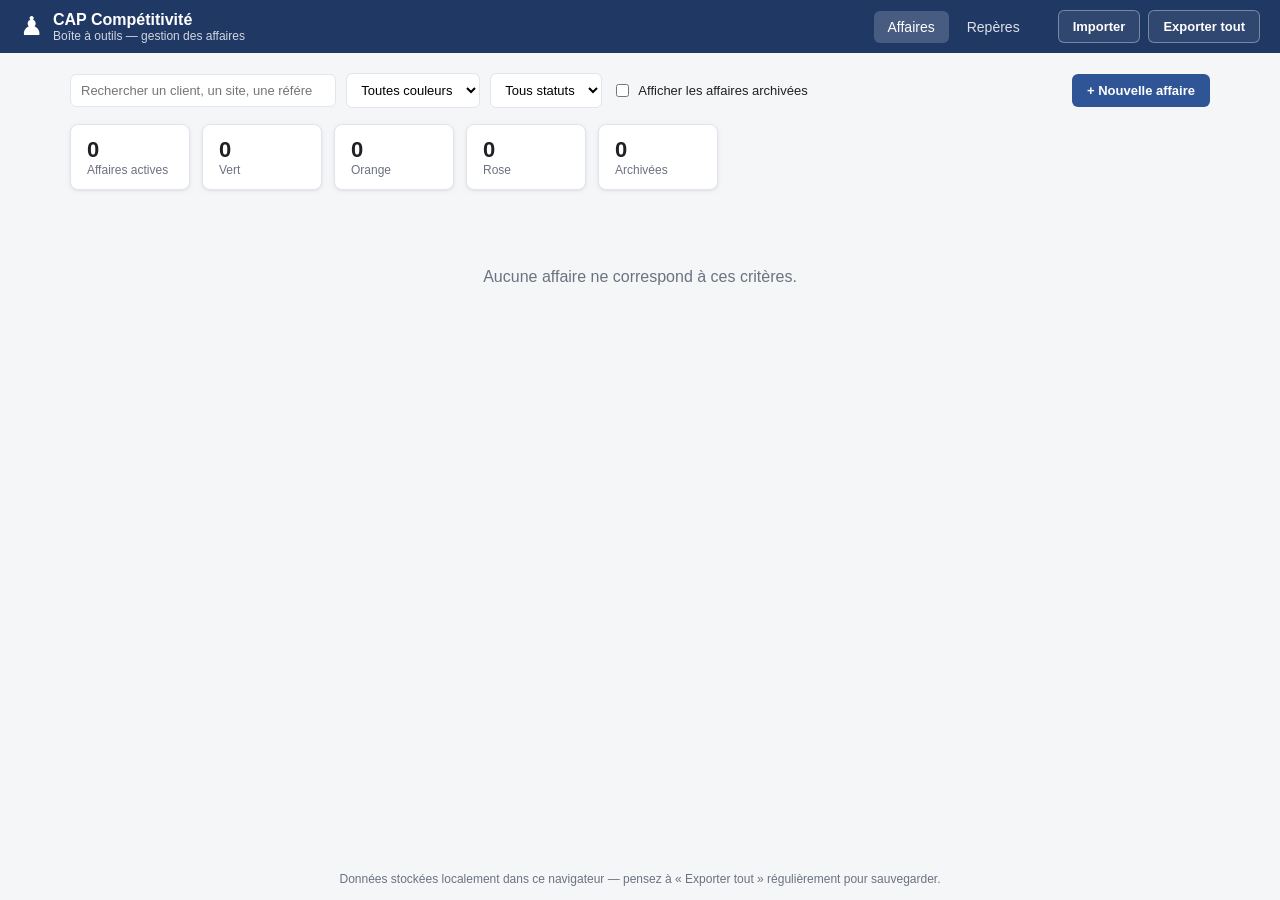
<file: index.html>
<!DOCTYPE html>
<html lang="fr">
<head>
<meta charset="UTF-8">
<meta name="viewport" content="width=device-width, initial-scale=1.0">
<title>♟ CAP Compétitivité — Gestion des affaires</title>
<link rel="stylesheet" href="css/style.css">
</head>
<body>
<div id="app">
  <header class="topbar">
    <div class="topbar-brand">
      <span class="topbar-logo">♟</span>
      <div>
        <div class="topbar-title">CAP Compétitivité</div>
        <div class="topbar-subtitle">Boîte à outils — gestion des affaires</div>
      </div>
    </div>
    <nav class="topbar-nav">
      <a href="#/" data-nav="dashboard">Affaires</a>
      <a href="#/reperes" data-nav="reperes">Repères</a>
    </nav>
    <div class="topbar-actions">
      <button id="btn-import" class="btn btn-ghost" title="Importer une sauvegarde JSON">Importer</button>
      <button id="btn-export" class="btn btn-ghost" title="Exporter toutes les données (JSON)">Exporter tout</button>
      <input type="file" id="file-import" accept="application/json" hidden>
    </div>
  </header>

  <main id="main" class="main"></main>

  <footer class="footer">
    Données stockées localement dans ce navigateur — pensez à « Exporter tout » régulièrement pour sauvegarder.
  </footer>
</div>

<div id="toast" class="toast" hidden></div>

<script src="vendor/xlsx.full.min.js"></script>
<script src="js/state.js"></script>
<script src="js/export.js"></script>
<script src="js/app.js"></script>
</body>
</html>
</file>
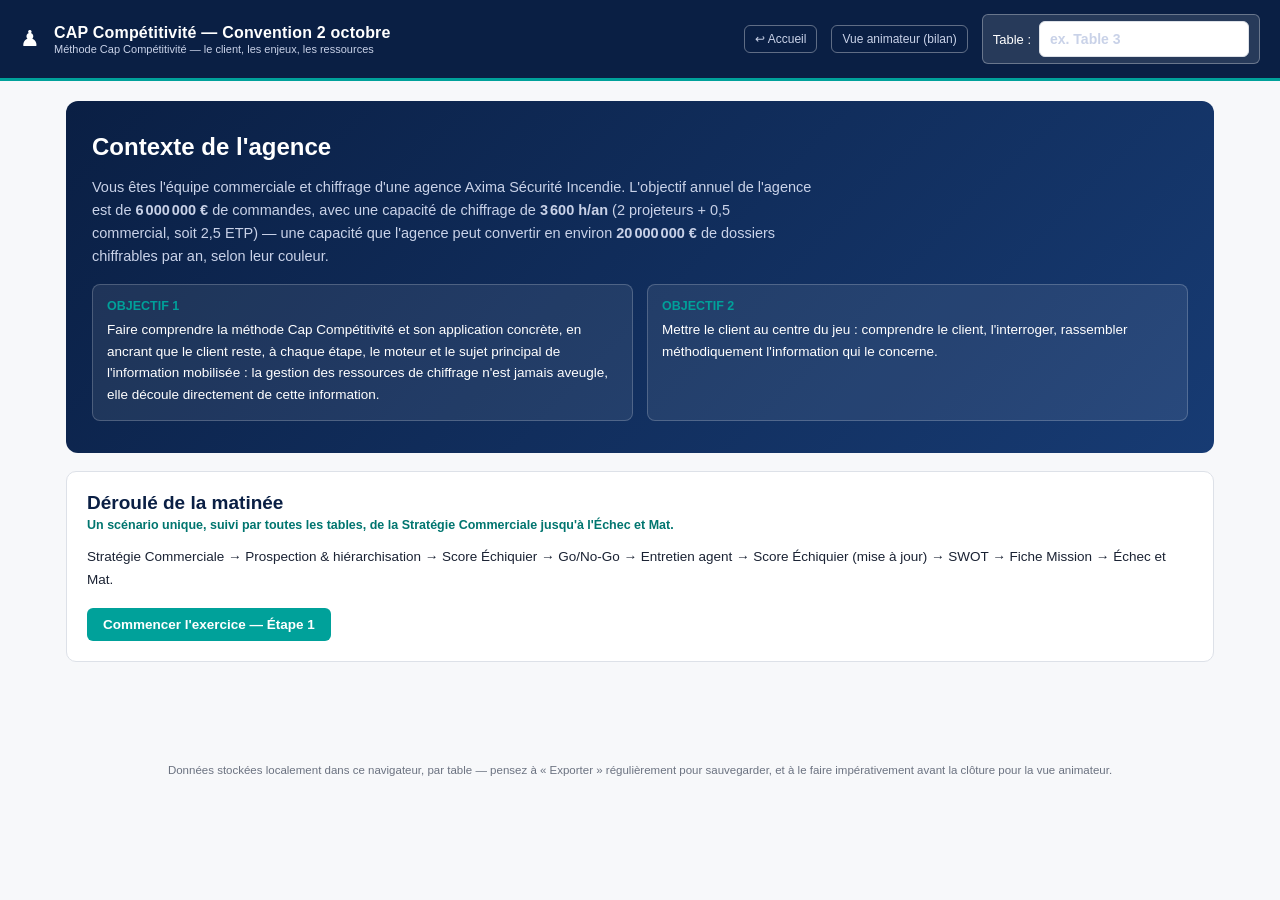
<file: v2/index.html>
<!DOCTYPE html>
<html lang="fr">
<head>
<meta charset="UTF-8">
<meta name="viewport" content="width=device-width, initial-scale=1, viewport-fit=cover">
<title>♟ CAP Compétitivité — Convention 2 octobre</title>
<style>
  :root{
    /* Palette EQUANS (bleu + vert/teal) — approximative, à ajuster si une charte
       graphique exacte (hex officiels) est fournie. */
    --navy:#0A1F44; --navy-light:#173B73; --accent:#00A19A; --accent-dark:#00756F;
    --orange:#DC8C1D; --rose:#CE547D;
    --vert-bg:#DCEEE0; --vert-fg:#1B7A3D;
    --orange-bg:#FBE7CE; --orange-fg:#B8600F;
    --rose-bg:#F6DCE6; --rose-fg:#A83D63;
    --nogo-bg:#E5E5E5; --nogo-fg:#555;
    --bg:#F7F8FA; --card:#FFFFFF; --border:#DDE1E8; --text:#1A2233; --muted:#6B7280;
    --strong-text:var(--navy);
    --danger-bg:#FBDADA; --danger-fg:#A32020;
    --ok-bg:#DCEEE0; --ok-fg:#1B7A3D;
    box-sizing:border-box;
  }
  @media (prefers-color-scheme: dark){
    :root:not([data-theme="light"]){
      --bg:#0F1420; --card:#161D2E; --border:#2A3350; --text:#E7EAF2; --muted:#9AA3B5;
      --strong-text:#5FE1D6;
    }
  }
  :root[data-theme="dark"]{
    --bg:#0F1420; --card:#161D2E; --border:#2A3350; --text:#E7EAF2; --muted:#9AA3B5;
    --strong-text:#5FE1D6;
  }
  *{box-sizing:border-box;}
  html,body{height:100%;}
  body{
    margin:0; font-family:"Segoe UI", Arial, sans-serif; background:var(--bg); color:var(--text);
    padding-top:env(safe-area-inset-top,0px); padding-bottom:env(safe-area-inset-bottom,0px);
  }
  #topbar{position:sticky; top:0; z-index:20;}
  header{
    background:var(--navy); color:#fff; padding:14px 20px; padding-top:calc(14px + env(safe-area-inset-top,0px));
    display:flex; align-items:center; gap:14px; flex-wrap:wrap;
    border-bottom:3px solid var(--accent);
  }
  header .logo{font-size:22px;}
  header h1{font-size:16px; margin:0; font-weight:600; letter-spacing:.2px;}
  header .sub{font-size:11px; color:#C9D2E8; margin-top:1px;}
  header .spacer{flex:1;}
  .table-badge{
    background:rgba(255,255,255,.12); border:1px solid rgba(255,255,255,.3); border-radius:6px;
    padding:6px 10px; font-size:13px; display:flex; align-items:center; gap:8px;
  }
  .table-badge input{
    background:transparent; border:none; color:#fff; font-size:13px; font-weight:600; width:110px;
    outline:none;
  }
  .table-badge input::placeholder{color:#C9D2E8;}
  .animateur-link{
    background:transparent; border:1px solid rgba(255,255,255,.35); color:#C9D2E8; border-radius:6px;
    padding:6px 10px; font-size:12px; cursor:pointer; font-family:inherit; white-space:nowrap;
  }
  .animateur-link:hover{color:#fff; border-color:#fff;}
  nav.steps{
    display:flex; gap:4px; overflow-x:auto; background:var(--navy-light); padding:0 14px;
    -webkit-overflow-scrolling:touch;
  }
  nav.steps button{
    background:transparent; border:none; color:#C9D2E8; padding:10px 12px; font-size:12.5px;
    white-space:nowrap; cursor:pointer; border-bottom:3px solid transparent; font-family:inherit;
  }
  nav.steps button.active{color:#fff; border-bottom-color:var(--accent); font-weight:600;}
  nav.steps button .n{
    display:inline-block; width:18px; height:18px; line-height:18px; text-align:center; border-radius:50%;
    background:rgba(255,255,255,.15); font-size:10.5px; margin-right:6px;
  }
  nav.steps button.active .n{background:var(--accent); color:#04211f;}
  nav.steps button.locked{opacity:.4; cursor:not-allowed;}
  .accueil-link{
    background:transparent; border:1px solid rgba(255,255,255,.35); color:#C9D2E8; border-radius:6px;
    padding:6px 10px; font-size:12px; cursor:pointer; font-family:inherit; white-space:nowrap;
  }
  .accueil-link:hover{color:#fff; border-color:#fff;}
  main{max-width:1180px; margin:0 auto; padding:20px 16px 60px;}
  .card{
    background:var(--card); border:1px solid var(--border); border-radius:10px; padding:20px;
    margin-bottom:18px;
  }
  .card h2{margin:0 0 4px; font-size:19px; color:var(--strong-text);}
  .card .meta{font-size:12.5px; color:var(--accent-dark); font-weight:600; margin-bottom:14px;}
  @media (prefers-color-scheme: dark){:root:not([data-theme="light"]) .card .meta{color:var(--accent);}}
  :root[data-theme="dark"] .card .meta{color:var(--accent);}
  label{display:block; font-size:12.5px; font-weight:600; color:var(--muted); margin:12px 0 4px;}
  input[type=text], input[type=number], textarea, select{
    width:100%; padding:9px 10px; border:1px solid var(--border); border-radius:6px;
    font-family:inherit; font-size:14px; background:var(--card); color:var(--text);
  }
  textarea{resize:vertical; min-height:70px;}
  .grid3{display:grid; grid-template-columns:repeat(3,1fr); gap:12px;}
  .grid2{display:grid; grid-template-columns:repeat(2,1fr); gap:12px;}
  @media (max-width:640px){.grid3{grid-template-columns:1fr;} .grid2{grid-template-columns:1fr;}}
  .pill{display:inline-block; padding:3px 10px; border-radius:20px; font-size:12px; font-weight:700;}
  .kpi{display:flex; gap:14px; flex-wrap:wrap; margin-top:14px;}
  .kpi .box{
    flex:1; min-width:150px; background:var(--bg); border:1px solid var(--border); border-radius:8px;
    padding:12px 14px;
  }
  .kpi .box.ok{background:var(--ok-bg);} .kpi .box.ko{background:var(--danger-bg);}
  .kpi .box .v{font-size:19px; font-weight:700; color:var(--strong-text);}
  .kpi .box.ok .v{color:var(--ok-fg);} .kpi .box.ko .v{color:var(--danger-fg);}
  .kpi .box.subtle{background:transparent; border-style:dashed;}
  .kpi .box.subtle .v{font-size:15px; font-weight:600; color:var(--muted);}
  .kpi .box .l{font-size:11.5px; color:var(--muted); margin-top:2px;}
  .kpi .box .l2{font-size:11px; color:var(--muted); margin-top:1px;}
  table.terr{width:100%; border-collapse:collapse; font-size:12.5px;}
  table.terr th{background:var(--navy); color:#fff; padding:7px 6px; text-align:left; position:sticky; top:0;}
  table.terr td{padding:6px; border-bottom:1px solid var(--border); vertical-align:top;}
  table.terr tbody tr:nth-child(even){background:rgba(0,161,154,.06);}
  table.terr tr:hover td{background:rgba(0,161,154,.14) !important;}
  .terr-wrap{overflow-x:auto; border:1px solid var(--border); border-radius:8px;}
  select.couleur-select{font-weight:700; min-width:100px;}
  select.couleur-select[data-c="VERT"]{background:var(--vert-bg); color:var(--vert-fg);}
  select.couleur-select[data-c="ORANGE"]{background:var(--orange-bg); color:var(--orange-fg);}
  select.couleur-select[data-c="ROSE"]{background:var(--rose-bg); color:var(--rose-fg);}
  select.couleur-select[data-c="NO GO"]{background:#C81E1E; color:#fff;}
  .btn{
    background:var(--accent); color:#fff; border:none; border-radius:6px; padding:9px 16px;
    font-weight:700; font-size:13.5px; cursor:pointer; font-family:inherit;
  }
  .btn.secondary{background:transparent; color:var(--navy); border:1.5px solid var(--navy);}
  .btn.ghost{background:transparent; color:var(--muted); border:1.5px dashed var(--border); font-weight:600;}
  :root[data-theme="dark"] .btn.secondary{color:var(--strong-text); border-color:var(--strong-text);}
  @media (prefers-color-scheme: dark){:root:not([data-theme="light"]) .btn.secondary{color:var(--strong-text); border-color:var(--strong-text);}}
  .btn-row{display:flex; gap:10px; margin-top:16px; flex-wrap:wrap; align-items:center;}
  .score-row{display:flex; align-items:center; gap:10px; padding:8px 0; border-bottom:1px solid var(--border);}
  .score-row:last-child{border-bottom:none;}
  .score-row .lbl{flex:1; font-size:13.5px;}
  .score-row select{width:70px;}
  .barometre{margin-top:16px; padding:14px; border-radius:8px; font-size:14px; font-weight:600; text-align:center;}
  .bar-stop{background:var(--rose-bg); color:var(--rose-fg);}
  .bar-warn{background:var(--orange-bg); color:var(--orange-fg);}
  .bar-go{background:var(--vert-bg); color:var(--vert-fg);}
  .swot-grid{display:grid; grid-template-columns:1fr 1fr; gap:14px;}
  @media (max-width:640px){.swot-grid{grid-template-columns:1fr;}}
  .swot-cell{border-radius:8px; padding:12px;}
  .swot-cell h3{margin:0 0 8px; font-size:13px; text-transform:uppercase; letter-spacing:.4px;}
  .swot-f{background:var(--vert-bg);} .swot-f h3{color:var(--vert-fg);}
  .swot-w{background:var(--rose-bg);} .swot-w h3{color:var(--rose-fg);}
  .swot-o{background:var(--orange-bg);} .swot-o h3{color:var(--orange-fg);}
  .swot-t{background:var(--nogo-bg);} .swot-t h3{color:#444;}
  .swot-cell textarea{background:rgba(255,255,255,.55); border:1px solid rgba(0,0,0,.08); min-height:220px;}
  .article{
    background:var(--bg); border-left:4px solid var(--orange); padding:14px 16px; border-radius:0 8px 8px 0;
    font-size:14px; line-height:1.6;
  }
  .article h3{margin-top:0; color:var(--strong-text); font-size:16px;}
  .reperes-wrap{overflow-x:auto; border:1px solid var(--border); border-radius:8px; margin-top:14px;}
  table.reperes{width:100%; border-collapse:collapse; font-size:12.5px;}
  table.reperes th{background:var(--navy-light); color:#fff; padding:7px 8px; text-align:left;}
  table.reperes td{padding:7px 8px; border-bottom:1px solid var(--border); vertical-align:top;}
  table.reperes tr:last-child td{border-bottom:none;}
  table.reperes td.crit{font-weight:600; width:28%;}
  table.reperes textarea{min-height:44px; font-size:12.5px;}
  .save-note{font-size:11.5px; color:var(--muted); margin-top:10px;}
  .count-nogo{font-weight:700;}
  .count-nogo.ok{color:var(--vert-fg);} .count-nogo.low{color:var(--rose-fg);}
  .bilan-table-wrap{overflow-x:auto; border:1px solid var(--border); border-radius:8px; margin-top:14px;}
  table.bilan{width:100%; border-collapse:collapse; font-size:12.5px;}
  table.bilan th{background:var(--navy); color:#fff; padding:7px 8px; text-align:left; white-space:nowrap;}
  table.bilan td{padding:7px 8px; border-bottom:1px solid var(--border); white-space:nowrap;}
  .drop-zone{
    border:2px dashed var(--border); border-radius:10px; padding:26px; text-align:center; color:var(--muted);
    font-size:13.5px; cursor:pointer;
  }
  .drop-zone:hover{border-color:var(--accent); color:var(--text);}
  footer{text-align:center; font-size:11.5px; color:var(--muted); padding:24px 16px 40px;}

  /* ---- Layout étape : consignes à gauche, contenu à droite ---- */
  .step-layout{display:grid; grid-template-columns:240px 1fr; gap:22px; align-items:start;}
  @media (max-width:860px){.step-layout{grid-template-columns:1fr;}}
  .consignes-box{
    background:var(--bg); border:1px solid var(--border); border-left:4px solid var(--accent);
    border-radius:0 8px 8px 0; padding:14px 16px; position:sticky; top:150px;
  }
  .consignes-box h4{margin:0 0 8px; font-size:12px; text-transform:uppercase; letter-spacing:.5px; color:var(--accent-dark);}
  .consignes-box p{font-size:12.5px; line-height:1.5; margin:0 0 8px; color:var(--text);}
  .consignes-box p:last-child{margin-bottom:0;}
  .consignes-box p.cle{font-style:italic; color:var(--muted);}
  .consignes-box p.question{
    background:var(--orange-bg); color:var(--orange-fg); padding:9px 10px; border-radius:6px;
    font-weight:700; font-style:normal;
  }
  .hypotheses-box{
    background:var(--navy-light); color:#fff; border-radius:8px; padding:14px 16px; margin-bottom:16px;
  }
  .hypotheses-box h4{margin:0 0 8px; font-size:12px; text-transform:uppercase; letter-spacing:.5px; color:#fff;}
  .hypotheses-box p{font-size:12.5px; line-height:1.5; margin:0 0 6px; color:#fff;}
  .hypotheses-box p:last-child{margin-bottom:0;}
  .locked-value{
    width:100%; padding:9px 10px; border:1px solid var(--border); border-radius:6px;
    font-family:inherit; font-size:14px; background:var(--border); color:var(--muted); font-style:italic;
  }
  .contrainte-badge{font-size:11px; font-weight:700; white-space:nowrap; margin-left:8px;}
  .contrainte-badge.ok{color:var(--muted);}
  .contrainte-badge.ko{color:var(--danger-fg);}
  .kpi .box.label-top .l{margin-top:0; margin-bottom:4px;}
  .btn:disabled{opacity:.45; cursor:not-allowed;}
  .filtres-grid{display:grid; grid-template-columns:repeat(6, 1fr); gap:10px; align-items:end;}
  @media (max-width:1000px){.filtres-grid{grid-template-columns:repeat(4, 1fr);}}
  @media (max-width:640px){.filtres-grid{grid-template-columns:repeat(2, 1fr);}}

  /* ---- Tableau d'analyse répétable (3 colonnes) ---- */
  table.analyse{width:100%; border-collapse:collapse; font-size:13px; margin-top:10px;}
  table.analyse th{background:var(--navy-light); color:#fff; padding:7px 8px; text-align:left;}
  table.analyse td{padding:6px 6px; border-bottom:1px solid var(--border); vertical-align:top;}
  table.analyse select{width:auto; min-width:80px;}

  /* ---- Cumuls étape 2 ---- */
  .cumul-box{background:var(--bg); border:1px solid var(--border); border-radius:8px; padding:14px; margin-top:14px;}
  .cumul-row{display:flex; justify-content:space-between; gap:10px; padding:6px 0; border-bottom:1px solid var(--border); font-size:13px;}
  .cumul-row.left{justify-content:flex-start; gap:16px;}
  .cumul-row:last-child{border-bottom:none;}
  .cumul-row .max{color:var(--muted); font-size:11.5px;}
  .cumul-row.over .val{color:var(--danger-fg); font-weight:700;}
  .cumul-row .val{font-weight:700; color:var(--strong-text);}

  /* ---- Récap couleur étape 2 ---- */
  table.recap-couleur{width:auto; border-collapse:collapse; font-size:12.5px; margin-top:10px;}
  table.recap-couleur th{background:var(--navy-light); color:#fff; padding:5px 7px; text-align:left;}
  table.recap-couleur td{padding:5px 7px; border-bottom:1px solid var(--border);}
  table.recap-couleur td.cible-cell{background:var(--orange-bg); color:var(--orange-fg); font-weight:700;}
  table.recap-couleur tfoot .total-row td{font-weight:700; color:var(--strong-text); border-top:2px solid var(--navy); background:var(--bg);}
  table.recap-couleur tfoot .total-row td.cible-cell{background:var(--orange-bg); color:var(--orange-fg);}

  /* ---- Accueil ---- */
  .hero{
    background:linear-gradient(135deg, var(--navy), var(--navy-light));
    color:#fff; border-radius:12px; padding:32px 26px; margin-bottom:18px;
  }
  .hero h2{color:#fff; font-size:24px; margin:0 0 8px;}
  .hero p{color:#C9D2E8; font-size:14.5px; line-height:1.6; max-width:720px;}
  .objectifs-grid{display:grid; grid-template-columns:1fr 1fr; gap:14px; margin-top:16px;}
  @media (max-width:640px){.objectifs-grid{grid-template-columns:1fr;}}
  .objectif-card{background:rgba(255,255,255,.08); border:1px solid rgba(255,255,255,.2); border-radius:8px; padding:14px;}
  .objectif-card h4{margin:0 0 6px; color:var(--accent); font-size:12.5px; text-transform:uppercase;}
  .objectif-card p{color:#fff; font-size:13.5px; margin:0;}

  /* ---- Pièces échiquier ---- */
  table.pieces{width:100%; border-collapse:collapse; font-size:13px; margin-top:10px;}
  table.pieces th{background:var(--navy-light); color:#fff; padding:7px 8px; text-align:left;}
  table.pieces td{padding:7px 8px; border-bottom:1px solid var(--border);}
  table.pieces td.piece{font-weight:700; color:var(--strong-text); white-space:nowrap;}

  /* ---- Récap niveaux N1/N2/N3 ---- */
  table.niveaux{width:100%; border-collapse:collapse; font-size:12.5px; margin-top:10px;}
  table.niveaux th{background:var(--navy); color:#fff; padding:7px 8px; text-align:left;}
  table.niveaux td{padding:7px 8px; border-bottom:1px solid var(--border); vertical-align:top;}
  table.niveaux td.niv{font-weight:700; color:var(--strong-text); white-space:nowrap;}

  /* ---- Stratégie commerciale ---- */
  .strat-group{margin-bottom:16px;}
  .strat-group h4{color:var(--strong-text); font-size:13.5px; margin:0 0 8px;}
  .strat-group ul{margin:0; padding-left:20px;}
  .strat-group li{font-size:13.5px; line-height:1.7;}
</style>
</head>
<body>

<div id="topbar">
<header>
  <div class="logo">♟</div>
  <div>
    <h1>CAP Compétitivité — Convention 2 octobre</h1>
    <div class="sub" id="headerSub">Méthode Cap Compétitivité — le client, les enjeux, les ressources</div>
  </div>
  <div class="spacer"></div>
  <button class="accueil-link" id="btnAccueil" type="button">↩ Accueil</button>
  <button class="animateur-link" id="btnAnimateur" type="button">Vue animateur (bilan)</button>
  <div class="table-badge">
    Table&nbsp;:
    <input id="tableName" type="text" placeholder="ex. Table 3" />
  </div>
</header>

<nav class="steps" id="stepsNav"></nav>
</div>

<main id="app"></main>

<footer>Données stockées localement dans ce navigateur, par table — pensez à « Exporter » régulièrement pour sauvegarder, et à le faire impérativement avant la clôture pour la vue animateur.</footer>

<script>
/* =========================================================================
   CAP COMPÉTITIVITÉ — Module « Convention 2 octobre » (Note de cadrage v3)
   Autonome, aucune dépendance externe. Stockage 100% local (localStorage),
   sur le même principe que le reste de l'application cap-competitivite-V0.
   ========================================================================= */

const STORAGE_PREFIX = "capcompet_conv_2oct_";

function tableKey(){
  const t = (document.getElementById("tableName").value || "defaut").trim().toLowerCase().replace(/\s+/g,"_");
  return STORAGE_PREFIX + t;
}
function loadState(){
  try{ return JSON.parse(localStorage.getItem(tableKey())) || {}; }catch(e){ return {}; }
}
function saveState(state){
  const nom = (document.getElementById("tableName").value || "").trim();
  state.meta = Object.assign({}, state.meta, {table: nom, savedAt: new Date().toISOString()});
  localStorage.setItem(tableKey(), JSON.stringify(state));
}
let STATE = {};

function initTableName(){
  const saved = localStorage.getItem(STORAGE_PREFIX + "_current_table");
  if(saved) document.getElementById("tableName").value = saved;
  document.getElementById("tableName").addEventListener("input", ()=>{
    localStorage.setItem(STORAGE_PREFIX + "_current_table", document.getElementById("tableName").value);
    STATE = loadState();
    render();
  });
}

function fmtEUR(n){ return Math.round(n||0).toLocaleString("fr-FR") + " €"; }
function fmtH(n){ return (Math.round((n||0)*10)/10).toLocaleString("fr-FR") + " h"; }

/* ---------------------------------------------------------------------
   Données du dossier territoire (20 dossiers) — caractéristiques brutes
   uniquement. Aucune classification cible ni commentaire n'est inclus
   ici : cette page est destinée aux stagiaires, le corrigé reste dans
   le classeur Excel de l'animateur. Le dossier n°9 (LA FRITE DORÉE)
   reste sous son identité réelle dès l'étape 2, à la demande de
   l'animateur — c'est la même identité que celle révélée à l'étape 3
   par le dossier de presse.
   --------------------------------------------------------------------- */
const DOSSIER_TERRITOIRE = [
  {n:1,  societe:"CHIMINOR INDUSTRIES", secteur:"INDUSTRIE", ouvrage:"USINE", pc:"EN COURS", icpe:"OUI", travaux:"EXTENSION", estimation:750000, marche:"GRES A GRES", historique:"CLIENT", relation:"BONNE", be:"ALLIE", maintenance:"AXI", concurrence:"Faible"},
  {n:2,  societe:"MUSEE DE LA FRICADELLE", secteur:"TERTIAIRE", ouvrage:"ERP", pc:"NON", icpe:"NON", travaux:"TRENTENAIRE", estimation:350000, marche:"PUBLIC", historique:"SO", relation:"NEUTRE", be:"OUI", maintenance:"AUTRE", concurrence:"Faible"},
  {n:3,  societe:"HOTEL LES TERRASSES DU LAC", secteur:"TERTIAIRE", ouvrage:"HÔTEL", pc:"SO", icpe:"NON", travaux:"EXISTANT", estimation:280000, marche:"GRES A GRES", historique:"CLIENT MAINTENANCE", relation:"BONNE", be:"ALLIE", maintenance:"AXI", concurrence:"Moyenne"},
  {n:4,  societe:"SYVALOR ENERGIE NORD", secteur:"CENTRE VALORISATION", ouvrage:"USINE", pc:"EN COURS", icpe:"OUI", travaux:"EXTENSION", estimation:900000, marche:"PUBLIC", historique:"CLIENT", relation:"BONNE", be:"ALLIE", maintenance:"AXI", concurrence:"Faible"},
  {n:5,  societe:"PHARMALIA LABORATOIRES", secteur:"PHARMACEUTIQUE", ouvrage:"USINE", pc:"OUI", icpe:"OUI", travaux:"NEUF", estimation:1100000, marche:"GRES A GRES", historique:"CLIENT NATIONAL", relation:"BONNE", be:"HOSTILE", maintenance:"AXI", concurrence:"Moyenne"},
  {n:6,  societe:"GALERIES DU CENTRE", secteur:"COMMERCE", ouvrage:"MAGASIN", pc:"SO", icpe:"NON", travaux:"EXISTANT", estimation:270000, marche:"GRES A GRES", historique:"CLIENT", relation:"BONNE", be:"OUI", maintenance:"AXI", concurrence:"Faible"},
  {n:7,  societe:"SIDERMEX METALLURGIE", secteur:"INDUSTRIE", ouvrage:"USINE", pc:"OUI", icpe:"OUI", travaux:"NEUF", estimation:900000, marche:"EG", historique:"SO", relation:"NEUTRE", be:"OUI", maintenance:"SO", concurrence:"Forte"},
  {n:8,  societe:"AEROPORT REGIONAL DE VERNAY", secteur:"AERONAUTIQUE", ouvrage:"AEROPORT", pc:"EN COURS", icpe:"NON", travaux:"EXTENSION", estimation:650000, marche:"CONTRACTANT", historique:"ANCIEN CLIENT", relation:"NEUTRE", be:"ALLIE", maintenance:"AUTRE", concurrence:"Moyenne"},
  {n:9,  societe:"LA FRITE DORÉE", secteur:"INDUSTRIE", ouvrage:"USINE", pc:"OUI", icpe:"OUI", travaux:"EXISTANT", estimation:1200000, marche:"GRES A GRES", historique:"SO", relation:"NEUTRE", be:"?", maintenance:"SO", concurrence:"Forte"},
  {n:10, societe:"BUREAUX PLAZA CONFLUENCE", secteur:"TERTIAIRE", ouvrage:"BUREAUX", pc:"SO", icpe:"NON", travaux:"EXISTANT", estimation:500000, marche:"CONTRACTANT", historique:"SO", relation:"NEUTRE", be:"OUI", maintenance:"AUTRE", concurrence:"Moyenne"},
  {n:11, societe:"HOTEL AZURA RESORT", secteur:"TERTIAIRE", ouvrage:"HÔTEL", pc:"OUI", icpe:"NON", travaux:"NEUF", estimation:800000, marche:"EG", historique:"SO", relation:"NEUTRE", be:"ALLIE", maintenance:"SO", concurrence:"Forte"},
  {n:12, societe:"BIOTECH ANALYSE LABORATOIRE", secteur:"LABORATOIRE", ouvrage:"USINE", pc:"OUI", icpe:"NON", travaux:"EXTENSION", estimation:650000, marche:"CONTRACTANT", historique:"ANCIEN CLIENT", relation:"NEUTRE", be:"OUI", maintenance:"AUTRE", concurrence:"Moyenne"},
  {n:13, societe:"AVIATECH COMPOSANTS", secteur:"AERONAUTIQUE", ouvrage:"USINE", pc:"EN COURS", icpe:"OUI", travaux:"EXTENSION", estimation:600000, marche:"CONTRACTANT", historique:"SO", relation:"NEUTRE", be:"HOSTILE", maintenance:"SO", concurrence:"Moyenne"},
  {n:14, societe:"PHARMEXA PRODUCTION", secteur:"PHARMACEUTIQUE", ouvrage:"USINE", pc:"SO", icpe:"OUI", travaux:"EXISTANT", estimation:580000, marche:"GRES A GRES", historique:"SO", relation:"NEUTRE", be:"?", maintenance:"SO", concurrence:"Forte"},
  {n:15, societe:"NORDLOG ENTREPOSAGE", secteur:"LOGISTIQUE", ouvrage:"ENTREPÔT", pc:"EN COURS", icpe:"OUI", travaux:"NEUF", estimation:290000, marche:"EG", historique:"SO", relation:"MAUVAISE", be:"NON", maintenance:"SO", concurrence:"Forte"},
  {n:16, societe:"PARKING METROPOLE SUD", secteur:"PARKING", ouvrage:"PARKING", pc:"OUI", icpe:"NON", travaux:"NEUF", estimation:420000, marche:"EG", historique:"CLIENT NATIONAL", relation:"NEUTRE", be:"NON", maintenance:"SO", concurrence:"Moyenne"},
  {n:17, societe:"CENTRE TECHNIQUE ATOMEA", secteur:"NUCLEAIRE", ouvrage:"ENTREPÔT", pc:"SO", icpe:"OUI", travaux:"EXISTANT", estimation:750000, marche:"CONTRACTANT", historique:"SO", relation:"NEUTRE", be:"OUI", maintenance:"AUTRE", concurrence:"Faible"},
  {n:18, societe:"PARKING SILO GARE CENTRALE", secteur:"PARKING", ouvrage:"PARKING", pc:"SO", icpe:"NON", travaux:"EXISTANT", estimation:150000, marche:"GRES A GRES", historique:"SO", relation:"NEUTRE", be:"NON", maintenance:"SO", concurrence:"Forte"},
  {n:19, societe:"EUROFRET LOGISTIQUE PLATEFORME", secteur:"LOGISTIQUE", ouvrage:"ENTREPÔT", pc:"OUI", icpe:"OUI", travaux:"NEUF", estimation:3000000, marche:"CONTRACTANT", historique:"SO", relation:"NEUTRE", be:"HOSTILE", maintenance:"SO", concurrence:"Forte"},
  {n:20, societe:"FORGES ET MECANIQUE DE L'EST", secteur:"INDUSTRIE", ouvrage:"USINE", pc:"NON", icpe:"OUI", travaux:"TRENTENAIRE", estimation:620000, marche:"GRES A GRES", historique:"ANCIEN CLIENT", relation:"NEUTRE", be:"HOSTILE", maintenance:"AUTRE", concurrence:"Moyenne"},
];
const DOSSIER_FIL_ROUGE_N = 9;

/* Filtres de colonnes (étape 2) — état d'affichage transitoire, non persisté. */
const FILTERABLE_COLUMNS = [
  {key:"decision", label:"Décision", get:(d,choix)=> choix[d.n] || ""},
  {key:"secteur", label:"Secteur", get:d=>d.secteur},
  {key:"ouvrage", label:"Ouvrage", get:d=>d.ouvrage},
  {key:"pc", label:"PC", get:d=>d.pc},
  {key:"icpe", label:"ICPE", get:d=>d.icpe},
  {key:"travaux", label:"Travaux", get:d=>d.travaux},
  {key:"marche", label:"Marché", get:d=>d.marche},
  {key:"historique", label:"Historique", get:d=>d.historique},
  {key:"relation", label:"Relation", get:d=>d.relation},
  {key:"be", label:"BE", get:d=>d.be},
  {key:"maintenance", label:"Maintenance", get:d=>d.maintenance},
  {key:"concurrence", label:"Concurrence", get:d=>d.concurrence},
];
let territoireFilters = {};

const ARTICLE_PRESSE = {
  titre: "LA FRITE DORÉE annonce 4 M€ de travaux sur son site du Nord, sous surveillance renforcée de la DREAL",
  source: "LA VOIX INDUSTRIELLE DES HAUTS-DE-FRANCE — Édition économique",
  corps: [
    "Le 18 septembre 2026 — Le fabricant de produits à base de pommes de terre LA FRITE DORÉE a confirmé lundi un plan d'investissement de 4 M€ sur son site de production du Nord, qui assure à lui seul près de 50 % de la production nationale du groupe. Un outil industriel qualifié de « stratégique » par le Directeur Philippe VASSEUR. Un arrêt prolongé aurait des répercussions directes sur l'ensemble des contrats de distribution du groupe en France. L'annonce fait suite à un contrôle de la DREAL en juin, qui avait pointé plusieurs écarts de conformité incendie sur les zones de stockage et de friture, classées ICPE.",
    "Le site qui regroupe plusieurs bâtiments tourne en 3×8 pour honorer des contrats de grande distribution dont l'un des noms circule déjà dans la presse régionale. « Toute intervention devra composer avec la continuité de production — on ne peut pas se permettre un arrêt de ligne, surtout sur ce site », a indiqué à notre rédaction le responsable de la chaîne de production, sans préciser à quel horizon les travaux devraient être achevés ni le montant exact dédié à la mise en conformité incendie dans l'enveloppe globale de 4 M€.",
    "Contactée, la direction des Travaux du groupe confirme qu'un appel à plusieurs prestataires est en cours, sans donner davantage de détails sur le calendrier de sélection. Selon nos informations, au moins deux acteurs régionaux de la protection incendie auraient déjà visité le site.",
    "LA FRITE DORÉE, fondée il y a vingt-deux ans, n'a jamais travaillé avec Axima Sécurité Incendie."
  ]
};

const SCORE_CRITERES = [
  "Le déclencheur et le commanditaire du projet sont connus et triangulés",
  "Les enjeux sont connus et triangulés",
  "Il y a un budget alloué et triangulé",
  "Le timing du projet est connu et triangulé",
  "J'ai identifié et j'ai accès à toutes les pièces (espace de décision)",
  "J'ai un Cheval (sponsor interne) identifié et actif",
  "J'ai listé les suppositions et j'ai les réponses",
  "Notre offre est adaptée à leurs enjeux"
];

const PIECES_ECHIQUIER = ["Roi","Reine","Tour","Fou","Cavalier","Pion"];

/* Synthèse automatique du Score Échiquier — mêmes 4 niveaux que l'outil
   Score 40 de la boîte à outils CAP Compétitivité. */
const SCORE_NIVEAUX = [
  {max:10, label:"Affaire non maîtrisée", desc:"Ne pas engager d'étude. Aller chercher l'information manquante.", cls:"bar-stop"},
  {max:20, label:"Connaissance insuffisante", desc:"Poursuivre la qualification. Étude limitée au ratio.", cls:"bar-warn"},
  {max:30, label:"Affaire sous contrôle", desc:"Engagement proportionné. Le mémoire peut être construit sur les enjeux.", cls:"bar-warn"},
  {max:Infinity, label:"Affaire pilotée", desc:"Investissement pleinement justifié.", cls:"bar-go"},
];
function scoreNiveau(total){ return SCORE_NIVEAUX.find(n=>total < n.max); }

/* Repère : structure de la fiche de préparation rendez-vous "classique" de la
   boîte à outils CAP Compétitivité — non pratiquée dans cet exercice (remplacée
   par l'entretien agent), mais utile comme grille de questions. */
const FICHE_PREP_RDV = [
  {section:"1 — Identification", items:["Date et type de rendez-vous", "Commercial en charge, client/prospect, site"]},
  {section:"2 — L'interlocuteur", items:["Nom, fonction, rôle réel dans la décision", "Niveau d'influence perçu, posture pressentie", "Pièce de l'échiquier associée"]},
  {section:"3 — Pourquoi ce rendez-vous ?", items:["Déclencheur du RDV", "Axe de développement commercial", "En quoi ce RDV sert notre stratégie (le coup recherché)"]},
  {section:"4 — Enjeux supposés du client", items:["3 maximum — des hypothèses, jamais un « besoin » présumé acquis"]},
  {section:"5 — Objectifs de l'entretien", items:["3 maximum — ce qu'on veut obtenir de ce rendez-vous précis"]},
  {section:"6 — Informations à obtenir / valider", items:["5 maximum — ce qui manque encore pour qualifier l'affaire"]},
  {section:"7 — Résultat attendu et prochaine étape", items:["Résultat minimum acceptable, sinon le RDV a échoué", "Prochaine étape proposée et date"]},
];

/* Repère : structure de la fiche mission "classique" de la boîte à outils
   CAP Compétitivité — non remplie en détail ici, juste utile pour situer
   ce que la couleur, le niveau d'étude et les heures demandées à l'étape 8
   représentent dans le document complet transmis au chiffreur. */
const FICHE_MISSION_REPERE = [
  {section:"0 — Identité de l'affaire", items:["Affaire / projet, réf. CRM, client, montant estimé, site, commercial", "Date de remise souhaitée"]},
  {section:"1 — Contexte & enjeu réel", items:["Déclencheur du projet", "Enjeu dominant : ce que le client ne peut pas se permettre de rater", "Contraintes site (occupé, ICPE, SEVESO, permis feu, travail de nuit, arrêts programmés…)"]},
  {section:"2 — Position commerciale", items:["Couleur retenue, indice de confiance", "Initiateur, concurrents, budget client", "Pourquoi gagner cette affaire ?"]},
  {section:"3 — Périmètre technique", items:["Type de projet, activité, référentiel", "Documents disponibles, planning client"]},
  {section:"4 — Commande au chiffreur", items:["Niveau d'étude demandé (N1/N2/N3) et heures allouées", "Matrice Prix / Planning / Mémoire technique par niveau"]},
  {section:"5 — Points de vigilance transmis au chiffreur", items:["Vigilance identifiée, impact, commentaire — autant de lignes que nécessaire"]},
  {section:"Validation", items:["Commercial et responsable commercial : nom + date", "Activation CENG (obligatoire au-delà de 1,5 M€ HT)"]},
];

const AGENTS = [
  {id:"directeur", nom:"Philippe Vasseur", role:"Directeur d'usine"},
  {id:"chefprojet", nom:"Amélie Rostand", role:"Chef de projet"},
  {id:"hse", nom:"Karim Belhadj", role:"Responsable HSE"},
  {id:"acheteuse", nom:"Sophie Guillemin", role:"Acheteuse"},
  {id:"coordinateur", nom:"Yannick Delporte", role:"Coordinateur sécurité incendie groupe"},
];

const NIVEAU_ETUDE_MATRICE = [
  {niv:"N1 — Enveloppe", prix:"Enveloppe budgétaire (fourchette)", planning:"Délai d'exécution uniquement", memoire:"Néant"},
  {niv:"N2 — Semi-détaillé", prix:"Chiffrage par postes", planning:"Planning enveloppe", memoire:"Note technique + conseil au client"},
  {niv:"N3 — Détaillé", prix:"TPGF complet", planning:"Planning détaillé avec interfaces et phasage", memoire:"Mémoire standard : détail technique, note environnementale, docs demandés et non demandés"},
];

/* ---------------------------------------------------------------------
   Paramètres PAC (agence fictive, cf. onglet "ETAPE 1" du classeur
   Dossier_Territoire_20_projets_v7.xlsx) — constantes fixes de l'exercice.
   --------------------------------------------------------------------- */
const PAC_OBJECTIF = 6000000, PAC_ETP = 2.5, PAC_H_MOIS = 150, PAC_RENDEMENT = 0.8, PAC_NB_MOIS = 12;
const PAC_COEF_VERT = 1.2, PAC_FACTEUR_ROSE = 1.3;
const PAC_MARGES = {VERT:0.06, ORANGE:0.04, ROSE:0.02};
const PAC_RESSOURCES = PAC_ETP * PAC_H_MOIS * PAC_RENDEMENT * PAC_NB_MOIS; // 3600 h/an
const PAC_CAPACITE_EUROS = PAC_ETP * ((8000000/12) * PAC_NB_MOIS); // 20 000 000 €/an

/* Capacité €/h par couleur — calcul "caché" du classeur Excel (feuille ETAPE 1,
   cellules C56/D56/E56), fixe : dérivé de la répartition de référence de
   l'agence, pas des valeurs saisies en direct par les stagiaires. */
const EUR_H_COULEUR = { VERT: 6700, ORANGE: 4300, ROSE: 7300 };

/* Capacité disponible sur la fenêtre de l'exercice (6 mois = moitié de l'année) */
const CAPACITE_6MOIS_HEURES = PAC_RESSOURCES / 2;      // 1800 h
const NOGO_MIN = 4;

const STEPS = [
  {id:"pac", label:"1 · Stratégie Commerciale"},
  {id:"territoire", label:"2 · Prospection"},
  {id:"score3", label:"3 · Score Échiquier"},
  {id:"gonogo", label:"4 · Go/No-Go"},
  {id:"agent", label:"5 · Entretien agent"},
  {id:"echiquierMaj", label:"6 · Échiquier (MAJ)"},
  {id:"swot", label:"7 · SWOT"},
  {id:"mission", label:"8 · Fiche Mission"},
  {id:"strategie", label:"9 · Échec et Mat"},
];
const STEP_TITLES = {
  pac:"Étape 1 — Stratégie Commerciale",
  territoire:"Étape 2 — Prospection & hiérarchisation",
  score3:"Étape 3 — Dossier de presse & Score Échiquier",
  gonogo:"Étape 4 — Go / No-Go",
  agent:"Étape 5 — Entretien de préparation au rendez-vous",
  echiquierMaj:"Étape 6 — Score Échiquier (mise à jour) & cartographie",
  swot:"Étape 7 — SWOT",
  mission:"Étape 8 — Fiche Mission Chiffreur",
  strategie:"Étape 9 — Échec et Mat",
};

let currentStep = "accueil";
let animateurMode = false;

/* ---------------------- Gabarit commun : consignes + contenu ---------------------- */
function stepShell(stepId, meta, consignesLines, bodyHtml, hypotheses){
  const cles = consignesLines.filter(l=>l.cle).map(l=>`<p class="cle">${l.text}</p>`).join("");
  const questions = consignesLines.filter(l=>l.q).map(l=>`<p class="question">${l.text}</p>`).join("");
  const normales = consignesLines.filter(l=>!l.cle && !l.q).map(l=>`<p>${l.text}</p>`).join("");
  const hypothesesHtml = hypotheses ? `
    <div class="hypotheses-box">
      <h4>Hypothèses &amp; contraintes de l'exercice</h4>
      ${hypotheses.map(t=>`<p>${t}</p>`).join("")}
    </div>` : "";
  return `
  <div class="card">
    <div class="step-layout">
      <aside class="consignes-col">
        ${hypothesesHtml}
        <div class="consignes-box">
          <h4>Consignes</h4>
          ${normales}
          ${cles}
          ${questions}
        </div>
      </aside>
      <div class="step-content">
        <h2>${STEP_TITLES[stepId]}</h2>
        <div class="meta">${meta}</div>
        ${bodyHtml}
        <div class="btn-row">
          <button class="btn ghost" type="button" onclick="resetStep('${stepId}')">Réinitialiser cette étape</button>
        </div>
      </div>
    </div>
  </div>`;
}
function resetStep(stepId){
  if(!confirm("Réinitialiser uniquement cette étape ? Les autres étapes ne sont pas touchées.")) return;
  delete STATE[stepId];
  saveState(STATE);
  render();
}

/* ---------------------- Rendu de la navigation ---------------------- */
function pacConstraintsOk(){
  const s = Object.assign({pv:0, po:0, pr:0, tv:0, to:0, tr:0}, STATE.pac || {});
  const r = calcPAC(s);
  const c1ok = r.volTotal <= PAC_CAPACITE_EUROS;
  const c2ok = Number(s.pr) >= 10;
  const c3ok = Number(s.po) > Number(s.pv);
  const c4ok = r.tauxGlobal <= 35;
  return c1ok && c2ok && c3ok && c4ok;
}
function territoireConstraintsOk(){
  const choix = STATE.territoire || {};
  let cumulHeures = 0;
  DOSSIER_TERRITOIRE.forEach(d=>{
    const c = choix[d.n];
    if(c === "VERT" || c === "ORANGE" || c === "ROSE"){
      cumulHeures += d.estimation / EUR_H_COULEUR[c];
    }
  });
  const nogoCount = Object.values(choix).filter(v=>v==="NO GO").length;
  return cumulHeures <= CAPACITE_6MOIS_HEURES && nogoCount >= NOGO_MIN;
}
function renderNav(){
  const nav = document.getElementById("stepsNav");
  nav.innerHTML = "";
  if(animateurMode || currentStep === "accueil"){ nav.style.display = "none"; return; }
  nav.style.display = "flex";
  const pacOk = pacConstraintsOk();
  const territoireOk = !!STATE.territoireRevele;
  STEPS.forEach((s, i)=>{
    const b = document.createElement("button");
    const isLocked = (i > 0 && !pacOk) || (i > 1 && !territoireOk);
    b.className = (s.id === currentStep ? "active" : "") + (isLocked ? " locked" : "");
    b.innerHTML = `<span class="n">${i+1}</span>${s.label.split(" · ")[1]}`;
    if(isLocked){
      const msg = (i > 0 && !pacOk)
        ? "Terminez d'abord l'étape 1 — les 4 contraintes doivent être respectées avant d'accéder aux étapes suivantes."
        : "Validez d'abord votre classification à l'étape 2 avant d'accéder aux étapes suivantes.";
      b.title = msg;
      b.onclick = ()=>{ alert(msg); };
    } else {
      b.onclick = ()=>{ currentStep = s.id; render(); window.scrollTo({top:0, behavior:"smooth"}); };
    }
    nav.appendChild(b);
  });
}

/* ---------------------- Accueil ---------------------- */
function stepAccueil(){
  return `
  <div class="hero">
    <h2>Contexte de l'agence</h2>
    <p>Vous êtes l'équipe commerciale et chiffrage d'une agence Axima Sécurité Incendie. L'objectif annuel de l'agence est de <strong>${fmtEUR(PAC_OBJECTIF)}</strong> de commandes, avec une capacité de chiffrage de <strong>${fmtH(PAC_RESSOURCES)}/an</strong> (2 projeteurs + 0,5 commercial, soit 2,5 ETP) — une capacité que l'agence peut convertir en environ <strong>${fmtEUR(PAC_CAPACITE_EUROS)}</strong> de dossiers chiffrables par an, selon leur couleur.</p>
    <div class="objectifs-grid">
      <div class="objectif-card">
        <h4>Objectif 1</h4>
        <p>Faire comprendre la méthode Cap Compétitivité et son application concrète, en ancrant que le client reste, à chaque étape, le moteur et le sujet principal de l'information mobilisée : la gestion des ressources de chiffrage n'est jamais aveugle, elle découle directement de cette information.</p>
      </div>
      <div class="objectif-card">
        <h4>Objectif 2</h4>
        <p>Mettre le client au centre du jeu : comprendre le client, l'interroger, rassembler méthodiquement l'information qui le concerne.</p>
      </div>
    </div>
  </div>
  <div class="card">
    <h2>Déroulé de la matinée</h2>
    <div class="meta">Un scénario unique, suivi par toutes les tables, de la Stratégie Commerciale jusqu'à l'Échec et Mat.</div>
    <p style="font-size:13.5px; line-height:1.7;">Stratégie Commerciale → Prospection & hiérarchisation → Score Échiquier → Go/No-Go → Entretien agent → Score Échiquier (mise à jour) → SWOT → Fiche Mission → Échec et Mat.</p>
    <div class="btn-row">
      <button class="btn" type="button" id="btnCommencer">Commencer l'exercice — Étape 1</button>
    </div>
  </div>`;
}
function bindAccueil(){
  document.getElementById("btnCommencer").addEventListener("click", ()=>{
    currentStep = "pac"; render(); window.scrollTo({top:0, behavior:"smooth"});
  });
}

/* ---------------------- Étape 1 : PAC -------------------------------- */
function calcPAC(v){
  const RESSOURCES = PAC_RESSOURCES;
  const C11 = PAC_ETP * ((8000000/12) * PAC_NB_MOIS);
  const baseEurH = C11 / RESSOURCES; // Moy €chiffrés/h

  const objV = v.pv/100 * PAC_OBJECTIF, objO = v.po/100 * PAC_OBJECTIF, objR = v.pr/100 * PAC_OBJECTIF;
  const tV = v.tv/100, tO = v.to/100, tR = v.tr/100;
  const volV = tV ? objV/tV : 0, volO = tO ? objO/tO : 0, volR = tR ? objR/tR : 0;

  const ehV = baseEurH * PAC_COEF_VERT;
  const ehR = PAC_FACTEUR_ROSE * baseEurH;
  const hV = ehV ? volV/ehV : 0;
  const hR = ehR ? volR/ehR : 0;
  const hO = Math.max(RESSOURCES - hV - hR, 0.0001);
  const ehO = hO ? volO/hO : 0;

  const mnV = PAC_MARGES.VERT * objV, mnO = PAC_MARGES.ORANGE * objO, mnR = PAC_MARGES.ROSE * objR;
  const mnTotal = mnV + mnO + mnR;
  const objSum = objV + objO + objR;
  const mnPct = objSum ? (mnTotal/objSum*100) : 0;
  const heuresRequises = hV + hO + hR;
  const volTotal = volV + volO + volR;
  const tauxGlobal = (Number(v.pv||0)*Number(v.tv||0) + Number(v.po||0)*Number(v.to||0) + Number(v.pr||0)*Number(v.tr||0)) / 100;

  return {RESSOURCES, ehV, ehO, ehR, hV, hO, hR, objV, objO, objR, volV, volO, volR, volTotal, mnV, mnO, mnR, mnTotal, mnPct, heuresRequises, tauxGlobal};
}

function contrainteBox(label, ok, detail){
  return `<div class="box ${ok?'ok':'ko'}"><div class="v">${ok?'✓ Respectée':'✗ Non respectée'}</div><div class="l">${label}</div><div class="l2">${detail}</div></div>`;
}

function stepPAC(){
  const s = Object.assign({pv:0, po:0, pr:0, tv:0, to:0, tr:0}, STATE.pac || {});
  const totalPct = Number(s.pv)+Number(s.po)+Number(s.pr);
  const r = calcPAC(s);

  const c1ok = r.volTotal <= PAC_CAPACITE_EUROS;
  const c2ok = Number(s.pr) >= 10;
  const c3ok = Number(s.po) > Number(s.pv);
  const c4ok = r.tauxGlobal <= 35;

  const consignes = [
    {text:"Objectif : vivre l'arbitrage entre volume, taux de transformation et marge, avant même de parler de prospection."},
    {text:"Renseignez les 6 valeurs (% de volume et taux de transformation visé, pour chacune des trois couleurs)."},
    {text:"Vérifiez que les 4 contraintes ci-contre passent au vert avant de continuer."},
    {text:"Avant de chercher des affaires, il faut savoir quelles affaires on veut trouver — ce choix a un prix, visible dans la marge.", cle:true},
  ];

  const hypotheses = [
    `Objectif annuel de l'agence : <strong>${fmtEUR(PAC_OBJECTIF)}</strong>, réparti entre 3 couleurs de risque (VERT / ORANGE / ROSE).`,
    `Contraintes à respecter : volume de chiffrage total ≤ <strong>${fmtEUR(PAC_CAPACITE_EUROS)}</strong> · volume ROSE ≥ 10 % · volume ORANGE > volume VERT · taux de transformation global ≤ 35 %.`,
  ];

  const body = `
    <label>Marge nette par couleur (valeur fixe de l'agence)</label>
    <div class="save-note" style="margin-top:0;">Ces valeurs ne bougent pas quand vous changez vos saisies ci-dessous — ce sont elles qui transforment vos % en marge.</div>
    <div class="grid3">
      <div><label>VERT</label><div class="locked-value">🔒 ${(PAC_MARGES.VERT*100).toFixed(0)} %</div></div>
      <div><label>ORANGE</label><div class="locked-value">🔒 ${(PAC_MARGES.ORANGE*100).toFixed(0)} %</div></div>
      <div><label>ROSE</label><div class="locked-value">🔒 ${(PAC_MARGES.ROSE*100).toFixed(0)} %</div></div>
    </div>

    <label style="margin-top:18px;">% Volume par couleur</label>
    <div class="grid3">
      <div><label>% Volume VERT</label><input type="number" min="0" max="100" id="pv" value="${s.pv}"></div>
      <div><label>% Volume ORANGE</label><input type="number" min="0" max="100" id="po" value="${s.po}"></div>
      <div><label>% Volume ROSE</label><input type="number" min="0" max="100" id="pr" value="${s.pr}"></div>
    </div>
    ${totalPct !== 100 ? `<div class="save-note" style="color:var(--danger-fg); font-weight:700;">⚠ La somme des % de volume fait ${totalPct}% — elle doit faire 100%.</div>` : ""}
    <div class="kpi">
      <div class="box subtle"><div class="v">${fmtEUR(r.objV)}</div><div class="l">Objectif commande VERT</div></div>
      <div class="box subtle"><div class="v">${fmtEUR(r.objO)}</div><div class="l">Objectif commande ORANGE</div></div>
      <div class="box subtle"><div class="v">${fmtEUR(r.objR)}</div><div class="l">Objectif commande ROSE</div></div>
    </div>

    <label style="margin-top:18px;">Taux de transformation par couleur</label>
    <div class="grid3">
      <div><label>Taux transfo. VERT (%)</label><input type="number" min="0" max="100" id="tv" value="${s.tv}"></div>
      <div><label>Taux transfo. ORANGE (%)</label><input type="number" min="0" max="100" id="to" value="${s.to}"></div>
      <div><label>Taux transfo. ROSE (%)</label><input type="number" min="0" max="100" id="tr" value="${s.tr}"></div>
    </div>

    <label style="margin-top:18px;">Contraintes à respecter</label>
    <div class="kpi">
      <div style="display:flex; flex-direction:column; gap:8px; flex:1; min-width:150px;">
        ${contrainteBox("Volume de chiffrage (somme par couleur) ≤ capacité de l'agence", c1ok, `${fmtEUR(r.volTotal)} / ${fmtEUR(PAC_CAPACITE_EUROS)}`)}
        <div class="box ${r.volTotal > PAC_CAPACITE_EUROS ? 'ko' : 'ok'}"><div class="v">${fmtEUR(r.volTotal)}</div><div class="l">Volume de chiffrage total</div></div>
      </div>
      ${contrainteBox("Volume ROSE ≥ 10 %", c2ok, `${s.pr || 0} %`)}
      ${contrainteBox("Volume ORANGE > Volume VERT", c3ok, `${s.po || 0} % vs ${s.pv || 0} %`)}
      ${contrainteBox("Taux de transformation global ≤ 35 %", c4ok, `${r.tauxGlobal.toFixed(1)} %`)}
    </div>

    <label style="margin-top:18px;">Résultats</label>
    <div class="kpi">
      <div class="box"><div class="v">${fmtEUR(r.mnTotal)}</div><div class="l">Marge nette totale calculée (€)</div></div>
      <div class="box"><div class="v">${r.mnPct.toFixed(1)} %</div><div class="l">Marge nette totale calculée (%)</div></div>
      <div class="box"><div class="v">${Math.round(r.hV)} / ${Math.round(r.hO)} / ${Math.round(r.hR)}</div><div class="l">Heures de chiffrage VERT / ORANGE / ROSE</div></div>
    </div>

    <label style="margin-top:18px;">€ / heure de chiffrage par couleur (repère fixe de l'agence)</label>
    <div class="kpi">
      <div class="box"><div class="v">${EUR_H_COULEUR.VERT.toLocaleString("fr-FR")} €/h</div><div class="l">VERT</div></div>
      <div class="box"><div class="v">${EUR_H_COULEUR.ORANGE.toLocaleString("fr-FR")} €/h</div><div class="l">ORANGE</div></div>
      <div class="box"><div class="v">${EUR_H_COULEUR.ROSE.toLocaleString("fr-FR")} €/h</div><div class="l">ROSE</div></div>
    </div>`;

  return stepShell("pac", "Comprendre la mécanique des chiffres et leur interaction", consignes, body, hypotheses);
}
function bindPAC(){
  ["pv","po","pr","tv","to","tr"].forEach(id=>{
    const el = document.getElementById(id);
    if(!el) return;
    el.addEventListener("input", e=>{
      const s = Object.assign({pv:0,po:0,pr:0,tv:0,to:0,tr:0}, STATE.pac || {});
      s[id] = e.target.value === "" ? 0 : Number(e.target.value);
      STATE.pac = s; saveState(STATE);
      document.getElementById("app").innerHTML = stepPAC();
      bindPAC();
      renderNav();
      const refocus = document.getElementById(id);
      if(refocus){
        refocus.focus();
        const v = refocus.value;
        refocus.value = "";
        refocus.value = v;
      }
    });
  });
}

/* ---------------------- Étape 2 : Dossier territoire ------------------ */
function stepTerritoire(){
  const choix = STATE.territoire || {};

  const consignes = [
    {text:"Objectif : montrer que la prospection ne doit pas être aveugle, mais découler de la Stratégie Commerciale, et qu'elle suppose de savoir dire non."},
    {text:"Classez chacun des 20 dossiers : VERT / ORANGE / ROSE / NO GO."},
    {text:`Au moins ${NOGO_MIN} dossiers doivent être déclarés NO GO, chacun justifié à l'oral.`},
    {text:"Surveillez le cumul des heures de chiffrage par rapport au maximum possible sur les 6 mois de l'exercice."},
    {text:"La couleur ne caractérise pas le client, elle caractérise notre position — et notre position découle de ce qu'on a décidé dans la Stratégie Commerciale.", cle:true},
  ];

  const hypotheses = [
    "Il s'agit d'une liste de <strong>20 projets potentiels</strong>, établie pour la période des <strong>6 mois</strong> à venir.",
    `La capacité de chiffrage est donc de <strong>${fmtH(CAPACITE_6MOIS_HEURES)}</strong> sur ces 6 mois.`,
    "11 thèmes permettent de filtrer les informations, en fonction des priorités issues de la Stratégie Commerciale (étape 1).",
  ];

  const pac = Object.assign({pv:0, po:0, pr:0, tv:0, to:0, tr:0}, STATE.pac || {});

  const filtresHtml = FILTERABLE_COLUMNS.map(f=>{
    const values = Array.from(new Set(DOSSIER_TERRITOIRE.map(d=>f.get(d, choix)).filter(v=>v!==""))).sort();
    const current = territoireFilters[f.key] || "";
    const emptyOption = f.key === "decision" ? `<option value="__EMPTY__" ${current==="__EMPTY__"?"selected":""}>(Non renseigné)</option>` : "";
    return `<div>
      <label style="margin:0 0 3px;">${f.label}</label>
      <select data-filter="${f.key}">
        <option value="" ${current===""?"selected":""}>Tous</option>
        ${emptyOption}
        ${values.map(v=>`<option value="${v}" ${current===v?"selected":""}>${v}</option>`).join("")}
      </select>
    </div>`;
  }).join("");

  const dossiersFiltres = DOSSIER_TERRITOIRE.filter(d=>{
    return FILTERABLE_COLUMNS.every(f=>{
      const wanted = territoireFilters[f.key];
      if(!wanted) return true;
      if(wanted === "__EMPTY__") return f.get(d, choix) === "";
      return f.get(d, choix) === wanted;
    });
  });

  const rows = dossiersFiltres.map((d,idx)=>{
    const c = choix[d.n] || "";
    const heures = (c === "VERT" || c === "ORANGE" || c === "ROSE") ? d.estimation / EUR_H_COULEUR[c] : null;
    return `<tr>
      <td>${d.n}</td>
      <td>
        <select class="couleur-select" data-n="${d.n}" data-c="${c}">
          <option value="" ${c===""?"selected":""}>—</option>
          <option value="VERT" ${c==="VERT"?"selected":""}>VERT</option>
          <option value="ORANGE" ${c==="ORANGE"?"selected":""}>ORANGE</option>
          <option value="ROSE" ${c==="ROSE"?"selected":""}>ROSE</option>
          <option value="NO GO" ${c==="NO GO"?"selected":""}>NO GO</option>
        </select>
      </td>
      <td>${heures !== null ? fmtH(heures) : "—"}</td>
      <td>${d.societe}</td>
      <td>${d.secteur}</td>
      <td>${d.ouvrage}</td>
      <td>${d.pc}</td>
      <td>${d.icpe}</td>
      <td>${d.travaux}</td>
      <td>${d.estimation.toLocaleString("fr-FR")} €</td>
      <td>${d.marche}</td>
      <td>${d.historique}</td>
      <td>${d.relation}</td>
      <td>${d.be}</td>
      <td>${d.maintenance}</td>
      <td>${d.concurrence}</td>
    </tr>`;
  }).join("");

  const nogoCount = Object.values(choix).filter(v=>v==="NO GO").length;
  const decisionsCount = Object.values(choix).filter(v=>v!=="").length;
  const total = DOSSIER_TERRITOIRE.reduce((a,d)=>a+d.estimation,0);

  let cumulHeures = 0, cumulMontant = 0;
  const parCouleur = {VERT:{n:0,montant:0,heures:0}, ORANGE:{n:0,montant:0,heures:0}, ROSE:{n:0,montant:0,heures:0}};
  DOSSIER_TERRITOIRE.forEach(d=>{
    const c = choix[d.n];
    if(c === "VERT" || c === "ORANGE" || c === "ROSE"){
      const h = d.estimation / EUR_H_COULEUR[c];
      cumulHeures += h; cumulMontant += d.estimation;
      parCouleur[c].n++; parCouleur[c].montant += d.estimation; parCouleur[c].heures += h;
    }
  });
  const cibleParCouleur = {VERT:Number(pac.pv)||0, ORANGE:Number(pac.po)||0, ROSE:Number(pac.pr)||0};
  const pipeTotal = parCouleur.VERT.montant * (Number(pac.tv)/100)
                   + parCouleur.ORANGE.montant * (Number(pac.to)/100)
                   + parCouleur.ROSE.montant * (Number(pac.tr)/100);

  const revele = !!STATE.territoireRevele;
  const tOk = territoireConstraintsOk();
  let margeHtml = "";
  if(revele){
    const tauxParCouleur = {VERT:Number(pac.tv)/100, ORANGE:Number(pac.to)/100, ROSE:Number(pac.tr)/100};
    let margeTotal = 0;
    DOSSIER_TERRITOIRE.forEach(d=>{
      const c = choix[d.n];
      if(c === "VERT" || c === "ORANGE" || c === "ROSE") margeTotal += PAC_MARGES[c] * d.estimation * tauxParCouleur[c];
    });
    const margePct = cumulMontant ? (margeTotal/cumulMontant*100) : 0;
    margeHtml = `
    <div class="kpi" style="margin-top:14px;">
      <div class="box label-top"><div class="l">Marge nette théorique sur répartition (non réelle) (€)</div><div class="v">${fmtEUR(margeTotal)}</div></div>
      <div class="box label-top"><div class="l">Marge nette théorique sur répartition (non réelle) (%)</div><div class="v">${margePct.toFixed(1)} %</div></div>
    </div>`;
  }

  const body = `
    <label>Filtrer le tableau par colonne</label>
    <div class="filtres-grid" style="margin-top:6px;">
      ${filtresHtml}
    </div>
    <div class="btn-row">
      <button class="btn ghost" type="button" id="btnResetFiltres">Réinitialiser les filtres</button>
    </div>
    <div class="save-note">${dossiersFiltres.length} / ${DOSSIER_TERRITOIRE.length} dossiers affichés.</div>
    <div class="terr-wrap" style="margin-top:10px;">
      <table class="terr">
        <thead><tr>
          <th>N°</th><th>Décision</th><th>Heures chiffrage</th><th>Société</th><th>Secteur</th><th>Ouvrage</th><th>PC</th><th>ICPE</th>
          <th>Travaux</th><th>Estimation</th><th>Marché</th><th>Historique</th><th>Relation</th>
          <th>BE</th><th>Maintenance</th><th>Concurrence</th>
        </tr></thead>
        <tbody>${rows}</tbody>
      </table>
    </div>
    <div class="kpi">
      <div class="box"><div class="v count-nogo ${nogoCount>=NOGO_MIN?"ok":"low"}">${nogoCount} / ${NOGO_MIN}</div><div class="l">Dossiers en NO GO (minimum imposé : ${NOGO_MIN}, chacun justifié à l'oral)</div></div>
      <div class="box"><div class="v">${decisionsCount} / ${DOSSIER_TERRITOIRE.length}</div><div class="l">Décisions prises (tous types confondus)</div></div>
    </div>

    <label style="margin-top:18px;">Récapitulatif par couleur</label>
    <table class="recap-couleur">
      <thead><tr><th>Couleur</th><th>Nb dossiers</th><th>Montant</th><th>Heures de chiffrage</th><th>% du montant (sélection)</th><th>% cible (Stratégie Commerciale, étape 1)</th></tr></thead>
      <tbody>
        ${["VERT","ORANGE","ROSE"].map(c=>{
          const pctSel = cumulMontant ? (parCouleur[c].montant/cumulMontant*100) : 0;
          return `<tr><td>${c}</td><td>${parCouleur[c].n}</td><td>${fmtEUR(parCouleur[c].montant)}</td><td>${fmtH(parCouleur[c].heures)}</td><td>${pctSel.toFixed(1)} %</td><td class="cible-cell">${cibleParCouleur[c]} %</td></tr>`;
        }).join("")}
      </tbody>
      <tfoot>
        <tr class="total-row">
          <td>Total</td>
          <td>${parCouleur.VERT.n + parCouleur.ORANGE.n + parCouleur.ROSE.n}</td>
          <td>${fmtEUR(cumulMontant)}</td>
          <td>${fmtH(cumulHeures)}</td>
          <td>${(cumulMontant ? 100 : 0).toFixed(1)} %</td>
          <td class="cible-cell">${(cibleParCouleur.VERT + cibleParCouleur.ORANGE + cibleParCouleur.ROSE)} %</td>
        </tr>
      </tfoot>
    </table>

    <div class="cumul-box">
      <div class="cumul-row ${cumulHeures>CAPACITE_6MOIS_HEURES?'over':''}">
        <span>Heures de chiffrage cumulées — ${fmtH(cumulHeures)} <span class="max">/ ${fmtH(CAPACITE_6MOIS_HEURES)} max</span> <span class="contrainte-badge ${cumulHeures>CAPACITE_6MOIS_HEURES?'ko':'ok'}">${cumulHeures>CAPACITE_6MOIS_HEURES?'Contrainte non respectée':'Contrainte respectée'}</span></span>
      </div>
      <div class="cumul-row left">
        <span title="Somme, par couleur, du volume chiffré sélectionné × taux de transformation de l'étape 1">Pipe</span>
        <span class="val">${fmtEUR(pipeTotal)}</span>
      </div>
    </div>

    ${margeHtml}
    <div class="btn-row">
      <button class="btn secondary" type="button" id="btnRevele" ${(!tOk && !revele) ? `disabled title="Respectez les 2 contraintes (heures ≤ ${fmtH(CAPACITE_6MOIS_HEURES)}, minimum ${NOGO_MIN} NO GO) avant de valider."` : ""}>${revele ? "Classification validée" : "Valider ma classification"}</button>
    </div>`;

  return stepShell("territoire", `20 dossiers · potentiel ≈ ${total.toLocaleString("fr-FR")} € sur 6 mois`, consignes, body, hypotheses);
}
function bindTerritoire(){
  document.querySelectorAll("[data-filter]").forEach(sel=>{
    sel.addEventListener("change", e=>{
      territoireFilters[e.target.dataset.filter] = e.target.value;
      document.getElementById("app").innerHTML = stepTerritoire();
      bindTerritoire();
    });
  });
  const btnResetFiltres = document.getElementById("btnResetFiltres");
  if(btnResetFiltres){
    btnResetFiltres.addEventListener("click", ()=>{
      territoireFilters = {};
      document.getElementById("app").innerHTML = stepTerritoire();
      bindTerritoire();
    });
  }
  document.querySelectorAll(".couleur-select").forEach(sel=>{
    sel.addEventListener("change", e=>{
      const n = e.target.dataset.n;
      STATE.territoire = STATE.territoire || {};
      STATE.territoire[n] = e.target.value;
      saveState(STATE);
      document.getElementById("app").innerHTML = stepTerritoire();
      bindTerritoire();
    });
  });
  const btnRevele = document.getElementById("btnRevele");
  if(btnRevele){
    btnRevele.addEventListener("click", ()=>{
      if(!territoireConstraintsOk()){
        alert(`Vous ne pouvez pas valider : au moins une contrainte n'est pas respectée (heures ≤ ${fmtH(CAPACITE_6MOIS_HEURES)}, minimum ${NOGO_MIN} NO GO).`);
        return;
      }
      STATE.territoireRevele = true; saveState(STATE);
      document.getElementById("app").innerHTML = stepTerritoire();
      bindTerritoire();
      renderNav();
    });
  }
}

/* ---------------------- Tableau d'analyse répétable (réutilisé étapes 3 et 6) ---------------------- */
function analyseTableHtml(rows, prefix){
  const trs = rows.map((r,i)=>`
    <tr>
      <td><input type="text" data-i="${i}" data-f="inconnu" value="${(r.inconnu||"").replace(/"/g,'&quot;')}" placeholder="Ce que l'on ne sait pas"></td>
      <td><input type="text" data-i="${i}" data-f="action" value="${(r.action||"").replace(/"/g,'&quot;')}" placeholder="Action pour trouver l'information"></td>
      <td>
        <select data-i="${i}" data-f="possible">
          <option value="" ${!r.possible?"selected":""}>—</option>
          <option value="Oui" ${r.possible==="Oui"?"selected":""}>Oui</option>
          <option value="Non" ${r.possible==="Non"?"selected":""}>Non</option>
        </select>
      </td>
      <td><button type="button" class="btn ghost" data-remove="${i}" style="padding:4px 8px;">✕</button></td>
    </tr>`).join("");
  return `
  <div class="terr-wrap" style="margin-top:10px;">
    <table class="analyse" id="${prefix}Table">
      <thead><tr><th>Ce que l'on ne sait pas</th><th>Action pour trouver l'information</th><th>Action possible</th><th></th></tr></thead>
      <tbody>${trs}</tbody>
    </table>
  </div>
  <div class="btn-row"><button class="btn secondary" type="button" id="${prefix}Add">+ Ajouter une ligne</button></div>`;
}
function bindAnalyseTable(prefix, getRows, onChange){
  const table = document.getElementById(prefix+"Table");
  table.querySelectorAll("input,select").forEach(el=>{
    const evt = el.tagName === "SELECT" ? "change" : "input";
    el.addEventListener(evt, ()=>{
      const rows = getRows();
      const i = Number(el.dataset.i), f = el.dataset.f;
      rows[i][f] = el.value;
      onChange(rows);
    });
  });
  table.querySelectorAll("[data-remove]").forEach(btn=>{
    btn.addEventListener("click", ()=>{
      const rows = getRows();
      rows.splice(Number(btn.dataset.remove), 1);
      onChange(rows);
    });
  });
  document.getElementById(prefix+"Add").addEventListener("click", ()=>{
    const rows = getRows();
    rows.push({inconnu:"", action:"", possible:""});
    onChange(rows);
  });
}

/* ---------------------- Étape 3 : Score Échiquier + Dossier de presse ---------------------- */
function stepScore3(){
  STATE.score3 = Object.assign({grid:{}, reperes:{}, analyse:[{inconnu:"",action:"",possible:""},{inconnu:"",action:"",possible:""},{inconnu:"",action:"",possible:""}]}, STATE.score3 || {});
  const st = STATE.score3;
  const grid = st.grid || {};
  const reperes = st.reperes || {};

  const total = SCORE_CRITERES.reduce((a,_,i)=> a + (Number(grid[i])||0), 0);
  const answered = SCORE_CRITERES.filter((_,i)=> grid[i] !== undefined && grid[i] !== "").length;

  const fusionRows = SCORE_CRITERES.map((c,i)=>{
    const v = grid[i] ?? "";
    const opts = [0,1,2,3,4,5].map(n=>`<option value="${n}" ${String(v)===String(n)?"selected":""}>${n}</option>`).join("");
    return `<tr>
      <td class="crit">${c}</td>
      <td><textarea data-i="${i}" placeholder="Votre analyse à partir de l'article...">${reperes[i]||""}</textarea></td>
      <td><select data-i="${i}" class="score3note"><option value="" ${v===""?"selected":""}>–</option>${opts}</select></td>
    </tr>`;
  }).join("");

  const consignes = [
    {text:"Objectif : objectiver le niveau de connaissance réel de l'affaire, à ce stade volontairement incomplet."},
    {text:"Lisez l'article, puis pour chaque critère : notez votre analyse et une note de 0 à 5."},
    {text:"Listez ensuite, dans le tableau du bas, ce qui manque encore pour qualifier vraiment cette affaire."},
    {text:"Le score n'est pas une note, c'est un inventaire de ce qu'on ne sait pas encore.", cle:true},
  ];

  let syntheseHtml;
  if(answered < SCORE_CRITERES.length){
    syntheseHtml = `<div class="save-note">Grille incomplète (${answered} / ${SCORE_CRITERES.length} critères notés).</div>`;
  } else {
    const niv = scoreNiveau(total);
    syntheseHtml = `<div class="barometre ${niv.cls}"><div>Conclusion automatique : ${niv.label}</div><div style="font-weight:400; font-size:12.5px; margin-top:4px;">${niv.desc}</div></div>`;
  }

  const body = `
    <div class="article">
      <h3>${ARTICLE_PRESSE.titre}</h3>
      <div class="save-note" style="margin-bottom:8px;">${ARTICLE_PRESSE.source}</div>
      ${ARTICLE_PRESSE.corps.map(p=>`<p>${p}</p>`).join("")}
    </div>

    <label style="margin-top:18px;">Score Échiquier — analysez puis notez chaque critère de 0 à 5</label>
    <div class="reperes-wrap">
      <table class="reperes">
        <thead><tr><th>Critère (grille /40)</th><th>Votre analyse</th><th style="width:70px;">Notation</th></tr></thead>
        <tbody>${fusionRows}</tbody>
      </table>
    </div>
    <div class="kpi"><div class="box"><div class="v">${total} / 40</div><div class="l">Score total</div></div></div>
    ${syntheseHtml}

    <label style="margin-top:18px;">Analyse des inconnues</label>
    ${analyseTableHtml(st.analyse, "score3analyse")}`;

  return stepShell("score3", "8 critères, notés à partir du seul dossier de presse", consignes, body);
}
function bindScore3(){
  document.querySelectorAll(".score3note").forEach(sel=>{
    sel.addEventListener("change", e=>{
      STATE.score3 = STATE.score3 || {grid:{}, reperes:{}, analyse:[]};
      STATE.score3.grid = STATE.score3.grid || {};
      STATE.score3.grid[e.target.dataset.i] = e.target.value;
      saveState(STATE);
      document.getElementById("app").innerHTML = stepScore3();
      bindScore3();
    });
  });
  document.querySelectorAll("table.reperes textarea").forEach(ta=>{
    ta.addEventListener("input", e=>{
      STATE.score3 = STATE.score3 || {grid:{}, reperes:{}, analyse:[]};
      STATE.score3.reperes = STATE.score3.reperes || {};
      STATE.score3.reperes[e.target.dataset.i] = e.target.value;
      saveState(STATE);
    });
  });
  bindAnalyseTable("score3analyse",
    ()=> (STATE.score3 && STATE.score3.analyse) || [],
    (rows)=>{ STATE.score3 = STATE.score3 || {}; STATE.score3.analyse = rows; saveState(STATE); document.getElementById("app").innerHTML = stepScore3(); bindScore3(); }
  );
}

/* ---------------------- Étape 4 : Go/No-Go ----------------------------- */
function stepGoNoGo(){
  const s = STATE.gonogo || {decision:"", justification:""};
  const consignes = [
    {text:"Objectif : décider s'il est justifié d'investir des ressources supplémentaires pour approfondir l'affaire."},
    {text:"Appuyez-vous sur le score et sur le tableau d'analyse de l'étape précédente."},
    {text:"Le Go/No-Go ne dit pas « on connaît tout », il dit « ça vaut le coup de continuer à chercher ».", cle:true},
  ];
  const body = `
    <div class="article" style="border-left-color:var(--accent);">
      <h3>Ce que ce choix engage</h3>
      <p>Un GO n'est pas une conviction, c'est un pari raisonné : on accepte d'investir du temps de préparation supplémentaire parce que les signaux déjà réunis (score, enjeu, position) le justifient. Un NO GO n'est pas un renoncement définitif — c'est reconnaître qu'à ce stade, l'information manque trop pour engager l'agence.</p>
      <p>Pour justifier votre décision, appuyez-vous sur : le score obtenu et son évolution attendue ; la position commerciale (couleur retenue à l'étape 2) ; le nombre et la gravité des inconnues listées dans le tableau d'analyse ; la probabilité réaliste de lever ces inconnues avant la remise d'offre.</p>
      <p><strong>Dans la réalité, cette décision se prend avec le directeur d'agence</strong>, pour valider la charge et la faisabilité au regard des disponibilités des équipes et du planning en cours.</p>
    </div>
    <label>Décision</label>
    <select id="gngDecision">
      <option value="" ${s.decision===""?"selected":""}>—</option>
      <option value="GO" ${s.decision==="GO"?"selected":""}>GO — on investit des ressources pour en savoir plus</option>
      <option value="NO GO" ${s.decision==="NO GO"?"selected":""}>NO GO — pas maintenant</option>
    </select>
    <label>Justification</label>
    <textarea id="gngJustif" placeholder="Pourquoi cette décision ?">${s.justification||""}</textarea>`;
  return stepShell("gonogo", "Sur LA FRITE DORÉE, à partir du Score Échiquier", consignes, body);
}
function bindGoNoGo(){
  document.getElementById("gngDecision").addEventListener("change", e=>{
    STATE.gonogo = STATE.gonogo || {}; STATE.gonogo.decision = e.target.value; saveState(STATE);
  });
  document.getElementById("gngJustif").addEventListener("input", e=>{
    STATE.gonogo = STATE.gonogo || {}; STATE.gonogo.justification = e.target.value; saveState(STATE);
  });
}

/* ---------------------- Étape 5 : Entretien agent (multi-entretiens) ----------------------- */
function stepAgent(){
  if(!STATE.agent || !STATE.agent.length) STATE.agent = [{choix:"", notes:""}];
  const entretiens = STATE.agent;
  const consignes = [
    {text:"Objectif : vivre la préparation au rendez-vous comme une vraie collecte d'information."},
    {text:"Vous pouvez interroger plusieurs interlocuteurs pendant les 20 minutes — y compris plusieurs fois le même."},
    {text:"Ajoutez un bloc « Entretien » pour chaque interlocuteur interrogé, et notez ce que vous en retenez juste après."},
    {text:"On prépare un rendez-vous en apprenant à poser les questions qui font parler, pas en récitant une fiche.", cle:true},
  ];
  const blocs = entretiens.map((e,i)=>{
    const opts = AGENTS.map(a=>`<option value="${a.id}" ${e.choix===a.id?"selected":""}>${a.nom} — ${a.role}</option>`).join("");
    return `
    <div class="cumul-box" style="margin-top:${i===0?"0":"14px"};">
      <div class="btn-row" style="margin-top:0; justify-content:space-between;">
        <label style="margin:0;">Entretien ${i+1} — interlocuteur choisi</label>
        ${entretiens.length>1 ? `<button type="button" class="btn ghost" data-remove-entretien="${i}" style="padding:4px 8px;">✕ Retirer</button>` : ""}
      </div>
      <select data-i="${i}" data-f="choix" style="margin-top:6px;"><option value="" ${e.choix===""?"selected":""}>—</option>${opts}</select>
      <label>Notes d'entretien — ce qui a été appris, ce qui reste flou</label>
      <textarea data-i="${i}" data-f="notes" style="min-height:100px;" placeholder="Notez ici les informations obtenues...">${e.notes||""}</textarea>
    </div>`;
  }).join("");
  const fichePrepHtml = FICHE_PREP_RDV.map(s=>`
    <div style="margin-bottom:10px;">
      <div style="font-weight:600; font-size:13px; color:var(--strong-text);">${s.section}</div>
      <ul style="margin:4px 0 0; padding-left:20px;">${s.items.map(it=>`<li style="font-size:12.5px; line-height:1.6;">${it}</li>`).join("")}</ul>
    </div>`).join("");

  const body = `
    <div class="save-note" style="margin-bottom:10px;">L'entretien se déroule via l'agent Copilot dédié à cet interlocuteur (lien communiqué en séance par l'animateur).</div>
    <div class="btn-row" style="margin-top:0; margin-bottom:14px;">
      <button class="btn secondary" type="button" id="btnFichePrep">Voir la fiche de préparation rendez-vous (repère)</button>
    </div>
    <div class="cumul-box" id="fichePrepPanel" style="display:none; margin-top:0; margin-bottom:14px;">
      <div class="save-note" style="margin-top:0;">Grille de la fiche de préparation rendez-vous classique de la boîte à outils — non remplie ici (remplacée par l'entretien agent), juste utile pour structurer vos questions.</div>
      ${fichePrepHtml}
    </div>
    ${blocs}
    <div class="btn-row"><button class="btn secondary" type="button" id="btnAddEntretien">+ Ajouter un entretien</button></div>`;
  return stepShell("agent", "20 minutes fermes · autant d'interlocuteurs que le temps le permet", consignes, body);
}
function bindAgent(){
  document.getElementById("btnFichePrep").addEventListener("click", ()=>{
    const panel = document.getElementById("fichePrepPanel");
    panel.style.display = panel.style.display === "none" ? "block" : "none";
  });
  document.querySelectorAll("#app select[data-f], #app textarea[data-f]").forEach(el=>{
    const evt = el.tagName === "SELECT" ? "change" : "input";
    el.addEventListener(evt, ()=>{
      STATE.agent = (STATE.agent && STATE.agent.length) ? STATE.agent : [{choix:"",notes:""}];
      const i = Number(el.dataset.i), f = el.dataset.f;
      STATE.agent[i][f] = el.value;
      saveState(STATE);
    });
  });
  document.querySelectorAll("[data-remove-entretien]").forEach(btn=>{
    btn.addEventListener("click", ()=>{
      STATE.agent.splice(Number(btn.dataset.removeEntretien), 1);
      saveState(STATE);
      document.getElementById("app").innerHTML = stepAgent();
      bindAgent();
    });
  });
  document.getElementById("btnAddEntretien").addEventListener("click", ()=>{
    STATE.agent = (STATE.agent && STATE.agent.length) ? STATE.agent : [];
    STATE.agent.push({choix:"", notes:""});
    saveState(STATE);
    document.getElementById("app").innerHTML = stepAgent();
    bindAgent();
  });
}

/* ---------------------- Étape 6 (NOUVELLE) : Score Échiquier (mise à jour) ---------------------- */
function stepEchiquierMaj(){
  STATE.echiquierMaj = Object.assign({grid:{}, actions:[{inconnu:"",action:"",possible:""}], pieces:{}}, STATE.echiquierMaj || {});
  const st = STATE.echiquierMaj;
  const grid = st.grid || {};
  const pieces = st.pieces || {};

  const total1 = SCORE_CRITERES.reduce((a,_,i)=> a + (Number((STATE.score3 && STATE.score3.grid && STATE.score3.grid[i]) || 0)), 0);

  const rows = SCORE_CRITERES.map((c,i)=>{
    const v = grid[i] ?? "";
    const opts = [0,1,2,3,4,5].map(n=>`<option value="${n}" ${String(v)===String(n)?"selected":""}>${n}</option>`).join("");
    return `<div class="score-row"><div class="lbl">${c}</div><select data-i="${i}"><option value="" ${v===""?"selected":""}>–</option>${opts}</select></div>`;
  }).join("");
  const total2 = SCORE_CRITERES.reduce((a,_,i)=> a + (Number(grid[i])||0), 0);
  const delta = total2 - total1;

  const piecesRows = PIECES_ECHIQUIER.map(p=>{
    const v = pieces[p] || {nom:"", fonction:""};
    return `<tr>
      <td class="piece">${p}</td>
      <td><input type="text" data-piece="${p}" data-f="nom" value="${(v.nom||"").replace(/"/g,'&quot;')}" placeholder="Nom de la personne"></td>
      <td><input type="text" data-piece="${p}" data-f="fonction" value="${(v.fonction||"").replace(/"/g,'&quot;')}" placeholder="Fonction"></td>
    </tr>`;
  }).join("");

  const consignes = [
    {text:"Objectif : mettre à jour le Score Échiquier avec ce que l'entretien a apporté, et constater l'évolution."},
    {text:"Attribuez les pièces de l'échiquier aux personnes rencontrées ou identifiées pendant l'entretien."},
    {text:"Notez, dans le tableau du bas, ce qui reste à savoir pour construire la stratégie."},
  ];

  const body = `
    <div class="kpi">
      <div class="box"><div class="v">${total1} / 40</div><div class="l">Score étape 3 (avant entretien)</div></div>
      <div class="box"><div class="v">${total2} / 40</div><div class="l">Score mis à jour</div></div>
      <div class="box ${delta>0?'ok':(delta<0?'ko':'')}"><div class="v">${delta>0?'+':''}${delta}</div><div class="l">Évolution</div></div>
    </div>
    ${rows}

    <label style="margin-top:18px;">Cartographie des acteurs — pièces de l'échiquier</label>
    <div class="terr-wrap">
      <table class="pieces">
        <thead><tr><th>Pièce</th><th>Nom de la personne</th><th>Fonction</th></tr></thead>
        <tbody>${piecesRows}</tbody>
      </table>
    </div>

    <label style="margin-top:18px;">Ce qu'il reste à savoir pour construire la stratégie</label>
    ${analyseTableHtml(st.actions, "echiquierAnalyse")}`;

  return stepShell("echiquierMaj", "Deuxième passage de notation, après l'entretien", consignes, body);
}
function bindEchiquierMaj(){
  document.querySelectorAll(".score-row select").forEach(sel=>{
    sel.addEventListener("change", e=>{
      STATE.echiquierMaj = STATE.echiquierMaj || {grid:{}, actions:[], pieces:{}};
      STATE.echiquierMaj.grid = STATE.echiquierMaj.grid || {};
      STATE.echiquierMaj.grid[e.target.dataset.i] = e.target.value;
      saveState(STATE);
      document.getElementById("app").innerHTML = stepEchiquierMaj();
      bindEchiquierMaj();
    });
  });
  document.querySelectorAll("table.pieces input").forEach(inp=>{
    inp.addEventListener("input", e=>{
      STATE.echiquierMaj = STATE.echiquierMaj || {grid:{}, actions:[], pieces:{}};
      STATE.echiquierMaj.pieces = STATE.echiquierMaj.pieces || {};
      const p = e.target.dataset.piece, f = e.target.dataset.f;
      STATE.echiquierMaj.pieces[p] = STATE.echiquierMaj.pieces[p] || {};
      STATE.echiquierMaj.pieces[p][f] = e.target.value;
      saveState(STATE);
    });
  });
  bindAnalyseTable("echiquierAnalyse",
    ()=> (STATE.echiquierMaj && STATE.echiquierMaj.actions) || [],
    (rows)=>{ STATE.echiquierMaj = STATE.echiquierMaj || {}; STATE.echiquierMaj.actions = rows; saveState(STATE); document.getElementById("app").innerHTML = stepEchiquierMaj(); bindEchiquierMaj(); }
  );
}

/* ---------------------- Étape 7 : SWOT ---------------------------------- */
function stepSWOT(){
  const s = STATE.swot || {f:"",w:"",o:"",t:""};
  const consignes = [
    {text:"Objectif : synthétiser ce qui a été appris (article + entretien) avant de le traduire en heures demandées."},
    {text:"Format minute : allez à l'essentiel, pas de rédaction longue."},
    {text:"Aucune table seule ne détient tout le tableau — c'est la mise en commun qui le complète.", cle:true},
    {text:"Pourquoi le client choisirait-il Axima, à montant égal ?", q:true},
  ];
  const body = `
    <div class="swot-grid">
      <div class="swot-cell swot-f"><h3>Forces</h3><textarea id="swotF">${s.f}</textarea></div>
      <div class="swot-cell swot-w"><h3>Faiblesses</h3><textarea id="swotW">${s.w}</textarea></div>
      <div class="swot-cell swot-o"><h3>Opportunités</h3><textarea id="swotO">${s.o}</textarea></div>
      <div class="swot-cell swot-t"><h3>Menaces</h3><textarea id="swotT">${s.t}</textarea></div>
    </div>`;
  return stepShell("swot", "8 minutes de réflexion · format minute", consignes, body);
}
function bindSWOT(){
  [["swotF","f"],["swotW","w"],["swotO","o"],["swotT","t"]].forEach(([id,key])=>{
    document.getElementById(id).addEventListener("input", e=>{
      STATE.swot = STATE.swot || {}; STATE.swot[key] = e.target.value; saveState(STATE);
    });
  });
}

/* ---------------------- Étape 8 : Fiche Mission ------------------------- */
function stepMission(){
  const s = STATE.mission || {couleur:"", enjeux:"", niveau:"", heures:""};
  const niveauxRows = NIVEAU_ETUDE_MATRICE.map(n=>`<tr><td class="niv">${n.niv}</td><td>${n.prix}</td><td>${n.planning}</td><td>${n.memoire}</td></tr>`).join("");
  const consignes = [
    {text:"Objectif : transformer la réflexion stratégique en mobilisation concrète de ressources."},
    {text:"Appuyez-vous sur le tableau des niveaux N1/N2/N3 ci-dessous pour calibrer votre demande."},
    {text:"Le nombre d'heures demandées n'est pas un forfait, c'est la traduction chiffrée de tout ce qu'on vient de faire.", cle:true},
  ];
  const ficheMissionHtml = FICHE_MISSION_REPERE.map(s=>`
    <div style="margin-bottom:10px;">
      <div style="font-weight:600; font-size:13px; color:var(--strong-text);">${s.section}</div>
      <ul style="margin:4px 0 0; padding-left:20px;">${s.items.map(it=>`<li style="font-size:12.5px; line-height:1.6;">${it}</li>`).join("")}</ul>
    </div>`).join("");
  const body = `
    <div class="btn-row" style="margin-top:0; margin-bottom:14px;">
      <button class="btn secondary" type="button" id="btnFicheMission">Voir la fiche mission de la boîte à outils (repère)</button>
    </div>
    <div class="cumul-box" id="ficheMissionPanel" style="display:none; margin-top:0; margin-bottom:14px;">
      <div class="save-note" style="margin-top:0;">Structure de la fiche mission classique de la boîte à outils CAP Compétitivité — non remplie en détail ici, juste utile pour situer ce que vous renseignez ci-dessous dans le document complet transmis au chiffreur.</div>
      ${ficheMissionHtml}
    </div>
    <div class="grid2">
      <div>
        <label>Couleur retenue</label>
        <select id="misCouleur">
          <option value="" ${s.couleur===""?"selected":""}>—</option>
          <option value="VERT" ${s.couleur==="VERT"?"selected":""}>VERT</option>
          <option value="ORANGE" ${s.couleur==="ORANGE"?"selected":""}>ORANGE</option>
          <option value="ROSE" ${s.couleur==="ROSE"?"selected":""}>ROSE</option>
        </select>
      </div>
      <div>
        <label>Niveau d'étude demandé</label>
        <select id="misNiveau">
          <option value="" ${s.niveau===""?"selected":""}>—</option>
          <option value="N1 — Enveloppe" ${s.niveau==="N1 — Enveloppe"?"selected":""}>N1 — Enveloppe</option>
          <option value="N2 — Semi-détaillé" ${s.niveau==="N2 — Semi-détaillé"?"selected":""}>N2 — Semi-détaillé</option>
          <option value="N3 — Détaillé" ${s.niveau==="N3 — Détaillé"?"selected":""}>N3 — Détaillé</option>
        </select>
      </div>
    </div>
    <label>Enjeux (résumé)</label>
    <textarea id="misEnjeux" placeholder="À partir du SWOT et de l'entretien...">${s.enjeux}</textarea>
    <label>Heures de chiffrage demandées</label>
    <input type="number" id="misHeures" min="0" value="${s.heures}">

    <label style="margin-top:18px;">Récapitulatif des niveaux d'étude</label>
    <div class="terr-wrap">
      <table class="niveaux">
        <thead><tr><th>Niveau</th><th>💰 Prix</th><th>📅 Planning</th><th>📄 Mémoire technique</th></tr></thead>
        <tbody>${niveauxRows}</tbody>
      </table>
    </div>`;
  return stepShell("mission", "Traduction chiffrée de tout ce qui précède", consignes, body);
}
function bindMission(){
  document.getElementById("btnFicheMission").addEventListener("click", ()=>{
    const panel = document.getElementById("ficheMissionPanel");
    panel.style.display = panel.style.display === "none" ? "block" : "none";
  });
  document.getElementById("misCouleur").addEventListener("change", e=>{ STATE.mission=STATE.mission||{}; STATE.mission.couleur=e.target.value; saveState(STATE); });
  document.getElementById("misNiveau").addEventListener("change", e=>{ STATE.mission=STATE.mission||{}; STATE.mission.niveau=e.target.value; saveState(STATE); });
  document.getElementById("misEnjeux").addEventListener("input", e=>{ STATE.mission=STATE.mission||{}; STATE.mission.enjeux=e.target.value; saveState(STATE); });
  document.getElementById("misHeures").addEventListener("input", e=>{ STATE.mission=STATE.mission||{}; STATE.mission.heures=e.target.value; saveState(STATE); });
}

/* ---------------------- Étape 9 : Échec et Mat ------------------------- */
const STRATEGIE_QUESTIONS = [
  {titre:"Vis-à-vis du client et de ses enjeux", questions:[
    "Comment répond-on concrètement à ses enjeux ?",
  ]},
  {titre:"Vis-à-vis des pièces de l'échiquier", questions:[
    "Comment neutralise-t-on le Fou ?",
    "Comment active-t-on le Cavalier ?",
    "Comment capte-t-on la Reine ?",
    "Quels sont les moteurs et les freins sur lesquels on va jouer, personne par personne ?",
  ]},
  {titre:"Vis-à-vis de l'offre", questions:[
    "Comment se différencier ?",
    "Comment mettre en valeur la valeur perçue de notre offre ?",
    "Comment maîtriser notre déboursé ?",
  ]},
];
function stepStrategie(){
  const consignes = [
    {text:"Objectif : préparer une restitution orale de la stratégie commerciale envisagée."},
    {text:"Parcourez les questions ci-contre — pas besoin d'y répondre par écrit : elles servent juste à structurer votre réponse à l'oral."},
  ];
  const groupes = STRATEGIE_QUESTIONS.map(g=>`
    <div class="strat-group">
      <h4>${g.titre}</h4>
      <ul>${g.questions.map(q=>`<li>${q}</li>`).join("")}</ul>
    </div>`).join("");
  const body = `<div class="save-note" style="margin-bottom:14px;">Soyez le plus exhaustif possible en y réfléchissant en table — c'est la restitution orale, en quelques mots, qui sera demandée, pas une réponse écrite.</div>${groupes}`;
  return stepShell("strategie", "Restitution orale — pas de réponse écrite attendue", consignes, body);
}

/* ---------------------- Export / Import (par table) ---------------------- */
function exportData(){
  const blob = new Blob([JSON.stringify(STATE, null, 2)], {type:"application/json"});
  const url = URL.createObjectURL(blob);
  const a = document.createElement("a");
  const t = document.getElementById("tableName").value || "table";
  a.href = url; a.download = `cap-competitivite-${t.replace(/\s+/g,"_")}-2oct.json`;
  document.body.appendChild(a); a.click(); document.body.removeChild(a);
  URL.revokeObjectURL(url);
}
function importData(file){
  const reader = new FileReader();
  reader.onload = ()=>{
    try{
      STATE = JSON.parse(reader.result);
      saveState(STATE);
      render();
    }catch(e){ alert("Fichier illisible."); }
  };
  reader.readAsText(file);
}

/* ---------------------- Vue animateur : bilan multi-tables ---------------------- */
function summarizeTableState(state, fallbackName){
  const nom = (state.meta && state.meta.table) || fallbackName || "(table inconnue)";
  const pac = Object.assign({pv:0,po:0,pr:0,tv:0,to:0,tr:0}, state.pac || {});
  const r = calcPAC(pac);
  const territoire = state.territoire || {};
  const nogoCount = Object.values(territoire).filter(v=>v==="NO GO").length;
  const couleurFilRouge = territoire[DOSSIER_FIL_ROUGE_N] || "—";
  const score3 = (state.score3 && state.score3.grid) || {};
  const scoreTotal = SCORE_CRITERES.reduce((a,_,i)=> a + (Number(score3[i])||0), 0);
  const echGrid = (state.echiquierMaj && state.echiquierMaj.grid) || {};
  const scoreTotal2 = SCORE_CRITERES.reduce((a,_,i)=> a + (Number(echGrid[i])||0), 0);
  const gonogo = (state.gonogo && state.gonogo.decision) || "—";
  const mission = state.mission || {};
  return {
    nom,
    margeNette: Math.round(r.mnTotal),
    nogoCount,
    couleurFilRouge,
    scoreTotal,
    scoreTotal2,
    gonogo,
    missionCouleur: mission.couleur || "—",
    missionNiveau: mission.niveau || "—",
    missionHeures: mission.heures || "—",
  };
}

let bilanRows = [];

function stepBilan(){
  const rowsHtml = bilanRows.map(r=>`
    <tr>
      <td><strong>${r.nom}</strong></td>
      <td>${fmtEUR(r.margeNette)}</td>
      <td class="count-nogo ${r.nogoCount>=NOGO_MIN?"ok":"low"}">${r.nogoCount} / ${NOGO_MIN}</td>
      <td>${r.couleurFilRouge}</td>
      <td>${r.scoreTotal} / 40</td>
      <td>${r.scoreTotal2} / 40</td>
      <td>${r.gonogo}</td>
      <td>${r.missionCouleur}</td>
      <td>${r.missionNiveau}</td>
      <td>${r.missionHeures}</td>
    </tr>`).join("");
  const kpiMoyenne = bilanRows.length ? Math.round(bilanRows.reduce((a,r)=>a+r.margeNette,0)/bilanRows.length) : 0;
  return `
  <div class="card">
    <h2>Vue animateur — Tableau de bord de clôture</h2>
    <div class="meta">Importez les fichiers JSON exportés par chaque table (bouton « Exporter » de chaque poste) pour les comparer en plénière.</div>
    <label>Importer un ou plusieurs exports de table</label>
    <div class="drop-zone" id="bilanDrop">Cliquez ici pour choisir un ou plusieurs fichiers .json exportés par les tables</div>
    <input type="file" id="bilanFiles" accept="application/json" multiple hidden>
    ${bilanRows.length ? `
    <div class="kpi">
      <div class="box"><div class="v">${bilanRows.length}</div><div class="l">Tables importées</div></div>
      <div class="box"><div class="v">${fmtEUR(kpiMoyenne)}</div><div class="l">Marge nette moyenne (étape 1)</div></div>
    </div>
    <div class="bilan-table-wrap">
      <table class="bilan">
        <thead><tr>
          <th>Table</th><th>Marge nette PAC</th><th>Dont NO GO</th>
          <th>Couleur — dossier fil rouge (n°${DOSSIER_FIL_ROUGE_N})</th>
          <th>Score Échiquier (étape 3)</th><th>Score Échiquier (étape 6)</th><th>Go/No-Go</th>
          <th>Mission — couleur</th><th>Mission — niveau</th><th>Mission — heures</th>
        </tr></thead>
        <tbody>${rowsHtml}</tbody>
      </table>
    </div>` : `<div class="save-note" style="margin-top:14px;">Aucun fichier importé pour l'instant.</div>`}
  </div>
  <div class="btn-row">
    <button class="btn secondary" id="btnRetourStagiaire">← Retour au parcours stagiaire</button>
  </div>`;
}
function bindBilan(){
  const dropZone = document.getElementById("bilanDrop");
  const filesInput = document.getElementById("bilanFiles");
  dropZone.addEventListener("click", ()=> filesInput.click());
  filesInput.addEventListener("change", e=>{
    const files = Array.from(e.target.files || []);
    let pending = files.length;
    if(!pending) return;
    files.forEach(file=>{
      const reader = new FileReader();
      reader.onload = ()=>{
        try{
          const parsed = JSON.parse(reader.result);
          const fallback = file.name.replace(/^cap-competitivite-/,"").replace(/-2oct\.json$/,"").replace(/\.json$/,"");
          bilanRows.push(summarizeTableState(parsed, fallback));
        }catch(err){ /* fichier ignoré s'il est illisible */ }
        pending--;
        if(pending === 0){
          document.getElementById("app").innerHTML = stepBilan();
          bindBilan();
        }
      };
      reader.readAsText(file);
    });
  });
  document.getElementById("btnRetourStagiaire").addEventListener("click", ()=>{
    animateurMode = false; render();
  });
}

/* ---------------------- Rendu général ------------------------------------ */
function render(){
  renderNav();
  const app = document.getElementById("app");

  if(animateurMode){
    app.innerHTML = stepBilan();
    bindBilan();
    return;
  }

  if(currentStep === "accueil"){
    app.innerHTML = stepAccueil();
    bindAccueil();
    return;
  }

  let html = "";
  let bind = ()=>{};
  switch(currentStep){
    case "pac": html = stepPAC(); bind = bindPAC; break;
    case "territoire": html = stepTerritoire(); bind = bindTerritoire; break;
    case "score3": html = stepScore3(); bind = bindScore3; break;
    case "gonogo": html = stepGoNoGo(); bind = bindGoNoGo; break;
    case "agent": html = stepAgent(); bind = bindAgent; break;
    case "echiquierMaj": html = stepEchiquierMaj(); bind = bindEchiquierMaj; break;
    case "swot": html = stepSWOT(); bind = bindSWOT; break;
    case "mission": html = stepMission(); bind = bindMission; break;
    case "strategie": html = stepStrategie(); bind = ()=>{}; break;
  }
  html += `
  <div class="btn-row">
    <button class="btn" onclick="exportData()">Exporter (JSON)</button>
    <label class="btn secondary" style="cursor:pointer;">
      Importer
      <input type="file" accept="application/json" style="display:none" onchange="importData(this.files[0])">
    </label>
  </div>`;
  app.innerHTML = html;
  bind();
}

document.getElementById("btnAnimateur").addEventListener("click", ()=>{
  animateurMode = true; render(); window.scrollTo({top:0, behavior:"smooth"});
});
document.getElementById("btnAccueil").addEventListener("click", ()=>{
  animateurMode = false; currentStep = "accueil"; render(); window.scrollTo({top:0, behavior:"smooth"});
});

initTableName();
STATE = loadState();
render();
</script>
</body>
</html>
</file>
<file: css/style.css>
:root {
  --navy: #1f3864;
  --navy-light: #dce6f1;
  --gray-section: #d9d9d9;
  --gray-field: #f2f2f2;
  --gray-dark: #404040;
  --auto-bg: #ddebe3;
  --auto-border: #7fae94;
  --input-border: #e8a33d;
  --vert: #2e7d32;
  --vert-bg: #e6f3e7;
  --orange: #c05a00;
  --orange-bg: #fdeadb;
  --rose: #ad1457;
  --rose-bg: #fbe3ee;
  --text: #202124;
  --muted: #6b7280;
  --bg: #f5f6f8;
  --card-bg: #ffffff;
  --border: #e2e5eb;
  --radius: 8px;
  --shadow: 0 1px 2px rgba(20, 30, 60, .06), 0 1px 6px rgba(20, 30, 60, .05);
  font-family: -apple-system, "Segoe UI", Arial, "Helvetica Neue", sans-serif;
}

* { box-sizing: border-box; }
html, body { margin: 0; padding: 0; background: var(--bg); color: var(--text); }
#app { display: flex; flex-direction: column; min-height: 100vh; }

a { color: inherit; }
button { font-family: inherit; cursor: pointer; }

/* ---------- Topbar ---------- */
.topbar {
  background: var(--navy);
  color: #fff;
  display: flex;
  align-items: center;
  gap: 24px;
  padding: 10px 20px;
  flex-wrap: wrap;
}
.topbar-brand { display: flex; align-items: center; gap: 10px; margin-right: auto; }
.topbar-logo { font-size: 26px; }
.topbar-title { font-weight: 700; font-size: 16px; line-height: 1.2; }
.topbar-subtitle { font-size: 12px; opacity: .8; }
.topbar-nav { display: flex; gap: 4px; }
.topbar-nav a {
  text-decoration: none;
  padding: 8px 14px;
  border-radius: 6px;
  font-size: 14px;
  font-weight: 500;
  opacity: .85;
}
.topbar-nav a:hover { background: rgba(255,255,255,.1); opacity: 1; }
.topbar-nav a.active { background: rgba(255,255,255,.18); opacity: 1; }
.topbar-actions { display: flex; gap: 8px; }

.btn {
  border: 1px solid transparent;
  border-radius: 6px;
  padding: 8px 14px;
  font-size: 13px;
  font-weight: 600;
  background: var(--navy);
  color: #fff;
}
.btn-primary { background: #2f5597; }
.btn-primary:hover { background: #254576; }
.btn-ghost { background: rgba(255,255,255,.08); color: #fff; border-color: rgba(255,255,255,.35); }
.btn-ghost:hover { background: rgba(255,255,255,.18); }
.btn-light { background: #fff; color: var(--navy); border: 1px solid var(--border); }
.btn-light:hover { background: #f0f2f6; }
.btn-danger { background: #fff; color: #b3261e; border: 1px solid #f0c4c0; }
.btn-danger:hover { background: #fdecea; }
.btn-sm { padding: 5px 10px; font-size: 12px; }
.btn[disabled] { opacity: .5; cursor: not-allowed; }

/* ---------- Layout ---------- */
.main { flex: 1; padding: 20px; max-width: 1180px; margin: 0 auto; width: 100%; }
.footer { text-align: center; font-size: 12px; color: var(--muted); padding: 14px; }

/* ---------- Dashboard ---------- */
.toolbar {
  display: flex;
  gap: 10px;
  align-items: center;
  flex-wrap: wrap;
  margin-bottom: 16px;
}
.toolbar input[type=search], .toolbar select {
  border: 1px solid var(--border);
  border-radius: 6px;
  padding: 8px 10px;
  font-size: 13px;
  background: #fff;
}
.toolbar input[type=search] { flex: 1; min-width: 180px; }
.toolbar .spacer { flex: 1; }

.kpi-row { display: flex; gap: 12px; margin-bottom: 18px; flex-wrap: wrap; }
.kpi-card {
  background: var(--card-bg);
  border: 1px solid var(--border);
  border-radius: var(--radius);
  padding: 12px 16px;
  min-width: 120px;
  box-shadow: var(--shadow);
}
.kpi-value { font-size: 22px; font-weight: 700; }
.kpi-label { font-size: 12px; color: var(--muted); }

.affaire-list { display: flex; flex-direction: column; gap: 8px; }
.affaire-card {
  background: var(--card-bg);
  border: 1px solid var(--border);
  border-left: 5px solid var(--gray-section);
  border-radius: var(--radius);
  padding: 12px 16px;
  display: flex;
  align-items: center;
  gap: 16px;
  box-shadow: var(--shadow);
  cursor: pointer;
}
.affaire-card:hover { border-color: var(--navy); }
.affaire-card.couleur-VERT { border-left-color: var(--vert); }
.affaire-card.couleur-ORANGE { border-left-color: var(--orange); }
.affaire-card.couleur-ROSE { border-left-color: var(--rose); }
.affaire-card.archived { opacity: .55; }
.affaire-main { flex: 1; min-width: 0; }
.affaire-title { font-weight: 700; font-size: 14px; }
.affaire-sub { font-size: 12px; color: var(--muted); margin-top: 2px; }
.affaire-meta { display: flex; gap: 8px; align-items: center; flex-wrap: wrap; }
.affaire-actions { display: flex; gap: 6px; }
.empty-state { text-align: center; color: var(--muted); padding: 60px 20px; }

.badge {
  display: inline-block;
  font-size: 11px;
  font-weight: 700;
  padding: 3px 9px;
  border-radius: 100px;
  text-transform: uppercase;
  letter-spacing: .3px;
}
.badge-VERT { background: var(--vert-bg); color: var(--vert); }
.badge-ORANGE { background: var(--orange-bg); color: var(--orange); }
.badge-ROSE { background: var(--rose-bg); color: var(--rose); }
.badge-neutral { background: var(--gray-field); color: var(--gray-dark); }
.badge-statut { background: #eef1f6; color: #3c4658; }

/* ---------- Affaire editor ---------- */
.affaire-header {
  background: var(--card-bg);
  border: 1px solid var(--border);
  border-radius: var(--radius);
  padding: 14px 18px;
  margin-bottom: 14px;
  display: flex;
  justify-content: space-between;
  align-items: flex-start;
  gap: 16px;
  flex-wrap: wrap;
  box-shadow: var(--shadow);
}
.affaire-header h1 { font-size: 18px; margin: 0 0 4px; }
.affaire-header .sub { font-size: 12px; color: var(--muted); }
.affaire-header-actions { display: flex; gap: 8px; flex-wrap: wrap; }

.tabs {
  display: flex;
  gap: 2px;
  border-bottom: 2px solid var(--border);
  margin-bottom: 18px;
  overflow-x: auto;
}
.tab-btn {
  background: none;
  border: none;
  padding: 10px 16px;
  font-size: 13px;
  font-weight: 600;
  color: var(--muted);
  border-bottom: 3px solid transparent;
  white-space: nowrap;
}
.tab-btn:hover { color: var(--navy); }
.tab-btn.active { color: var(--navy); border-bottom-color: var(--navy); }

.panel {
  background: var(--card-bg);
  border: 1px solid var(--border);
  border-radius: var(--radius);
  padding: 20px;
  box-shadow: var(--shadow);
}

.section-title {
  background: var(--gray-section);
  color: var(--gray-dark);
  font-weight: 700;
  font-size: 12px;
  letter-spacing: .4px;
  text-transform: uppercase;
  padding: 7px 12px;
  border-radius: 4px;
  margin: 22px 0 12px;
}
.section-title:first-child { margin-top: 0; }
.hint {
  font-size: 12px;
  color: var(--muted);
  margin: -6px 0 14px;
  font-style: italic;
}

.field-grid { display: grid; grid-template-columns: 1fr 1fr; gap: 10px 16px; }
.field-grid.cols-1 { grid-template-columns: 1fr; }
.field {
  display: flex;
  flex-direction: column;
  gap: 4px;
}
.field.span-2 { grid-column: 1 / -1; }
.field label {
  font-size: 11.5px;
  font-weight: 700;
  color: var(--gray-dark);
  background: var(--gray-field);
  padding: 5px 8px;
  border-radius: 4px 4px 0 0;
  display: flex;
  align-items: center;
  gap: 5px;
}
.field label .label-text { flex: 1; }
.field input, .field select, .field textarea {
  border: 1px solid var(--input-border);
  border-radius: 4px;
  padding: 7px 9px;
  font-size: 13px;
  font-family: inherit;
  background: #fff;
  color: var(--text);
}
.field textarea { resize: vertical; min-height: 54px; }
.field input:focus, .field select:focus, .field textarea:focus {
  outline: 2px solid #9fc0e8;
  outline-offset: 0;
}
.field.auto input, .field.auto select {
  background: var(--auto-bg);
  border-color: var(--auto-border);
  color: #2b4f3d;
}
.field.auto label::after { content: " (auto)"; font-weight: 400; opacity: .7; }
.field .note { font-size: 11px; color: var(--muted); }

.checkbox-row { display: flex; flex-wrap: wrap; gap: 10px 18px; }
.checkbox-item { display: flex; align-items: center; gap: 6px; font-size: 13px; }

/* ---------- Aide contextuelle ---------- */
.help-btn {
  width: 15px; height: 15px; border-radius: 50%;
  border: 1px solid var(--muted); background: #fff; color: var(--muted);
  font-size: 10px; font-weight: 700; line-height: 1; cursor: pointer;
  display: inline-flex; align-items: center; justify-content: center; padding: 0;
  flex-shrink: 0;
}
.help-btn:hover, .help-btn.active { background: var(--navy); border-color: var(--navy); color: #fff; }
.help-wrap { position: relative; display: inline-flex; }
.help-popover {
  position: absolute; z-index: 50; top: 20px; left: 0; width: 260px;
  background: #202124; color: #fff; font-size: 12px; font-weight: 400;
  padding: 10px 12px; border-radius: 6px; box-shadow: 0 4px 14px rgba(0,0,0,.3);
  line-height: 1.4;
}
.help-popover ul { margin: 4px 0 0; padding-left: 16px; }

/* ---------- Sous-onglets (RDV multiples / évaluations Score 40) ---------- */
.subtabs { display: flex; gap: 6px; flex-wrap: wrap; align-items: center; margin-bottom: 16px; }
.subtab-btn {
  border: 1px solid var(--border); background: #fff; border-radius: 100px;
  padding: 6px 14px; font-size: 12.5px; font-weight: 600; color: var(--muted);
}
.subtab-btn.active { background: var(--navy); border-color: var(--navy); color: #fff; }
.subtab-btn:hover:not(.active) { border-color: var(--navy); color: var(--navy); }
.subtab-remove { margin-left: 4px; opacity: .7; }

/* ---------- Contrôles (jalons) ---------- */
.controle-card {
  border: 1px solid var(--border); border-radius: var(--radius); padding: 14px 16px; margin-bottom: 12px;
  background: #fff;
}
.controle-card.franchi { border-left: 4px solid var(--vert); }
.controle-card.non-franchi { border-left: 4px solid var(--gray-section); }
.controle-header { display: flex; justify-content: space-between; align-items: center; margin-bottom: 8px; }
.controle-header h3 { font-size: 14px; margin: 0; }
.controle-condition { display: flex; align-items: center; gap: 8px; padding: 4px 0; font-size: 13px; }
.controle-condition .mark { width: 16px; text-align: center; font-weight: 700; }
.controle-condition .mark.ok { color: var(--vert); }
.controle-condition .mark.ko { color: var(--muted); }
.controle-condition input[type=checkbox] { width: 15px; height: 15px; }

/* ---------- Tableau répétable (vigilances Fiche Mission) ---------- */
.repeat-table-actions { margin-top: 8px; }

table.data-table { width: 100%; border-collapse: collapse; font-size: 13px; margin-top: 4px; }
table.data-table th {
  background: var(--gray-dark);
  color: #fff;
  text-align: left;
  padding: 8px;
  font-size: 11.5px;
  text-transform: uppercase;
  letter-spacing: .3px;
}
table.data-table td { padding: 6px 8px; border-bottom: 1px solid var(--border); vertical-align: top; }
table.data-table td.label-cell { font-weight: 600; width: 26%; }
table.data-table td.desc-cell { color: var(--muted); font-size: 12px; width: 34%; }
table.data-table input[type=number] { width: 64px; }
table.data-table input, table.data-table select {
  border: 1px solid var(--input-border);
  border-radius: 4px;
  padding: 5px 7px;
  font-size: 13px;
  width: 100%;
}
tr.total-row td { background: #fce4d6; font-weight: 700; }

.score-total-box {
  display: flex;
  align-items: center;
  gap: 14px;
  background: #fce4d6;
  border-radius: 6px;
  padding: 12px 16px;
  margin-top: 14px;
  font-weight: 700;
}
.score-total-box .value { font-size: 26px; }

.suggestion-box {
  border: 1px dashed var(--navy);
  border-radius: 6px;
  padding: 10px 14px;
  margin: 14px 0;
  font-size: 13px;
  background: #f4f7fc;
}

.repeat-list { display: flex; flex-direction: column; gap: 8px; }
.repeat-item { display: flex; align-items: center; gap: 8px; }
.repeat-item .idx { width: 22px; font-weight: 700; color: var(--muted); }
.repeat-item input { flex: 1; }

/* ---------- Reference pages ---------- */
.ref-table { width: 100%; border-collapse: collapse; font-size: 13px; }
.ref-table th, .ref-table td { border: 1px solid var(--border); padding: 10px; vertical-align: top; text-align: left; }
.ref-table th { background: var(--gray-dark); color: #fff; }
.ref-table td.crit { background: var(--gray-field); font-weight: 700; width: 16%; }
.piece-card {
  display: flex; gap: 12px; align-items: flex-start;
  border: 1px solid var(--border); border-radius: var(--radius);
  padding: 12px 16px; margin-bottom: 8px; background: #fff;
}
.piece-symbol { font-size: 28px; width: 36px; text-align: center; }
.piece-name { font-weight: 700; margin-bottom: 3px; }
.rule-box {
  margin-top: 16px; padding: 12px 16px; background: var(--navy-light);
  border-radius: var(--radius); font-size: 13px;
}

/* ---------- Plan action ---------- */
.snapshot-card {
  background: var(--card-bg); border: 1px solid var(--border);
  border-radius: var(--radius); padding: 16px; margin-bottom: 14px; box-shadow: var(--shadow);
}
.snapshot-card-header {
  display: flex; justify-content: space-between; align-items: center; margin-bottom: 10px;
}
.stat-line { display: flex; gap: 20px; flex-wrap: wrap; margin-top: 8px; font-size: 13px; }
.stat-line b { font-size: 15px; }

/* ---------- Toast ---------- */
.toast {
  position: fixed; bottom: 20px; left: 50%; transform: translateX(-50%);
  background: #202124; color: #fff; padding: 10px 18px; border-radius: 6px;
  font-size: 13px; box-shadow: 0 4px 14px rgba(0,0,0,.25); z-index: 999;
}

@media (max-width: 720px) {
  .field-grid { grid-template-columns: 1fr; }
  .affaire-card { flex-wrap: wrap; }
}
</file>
